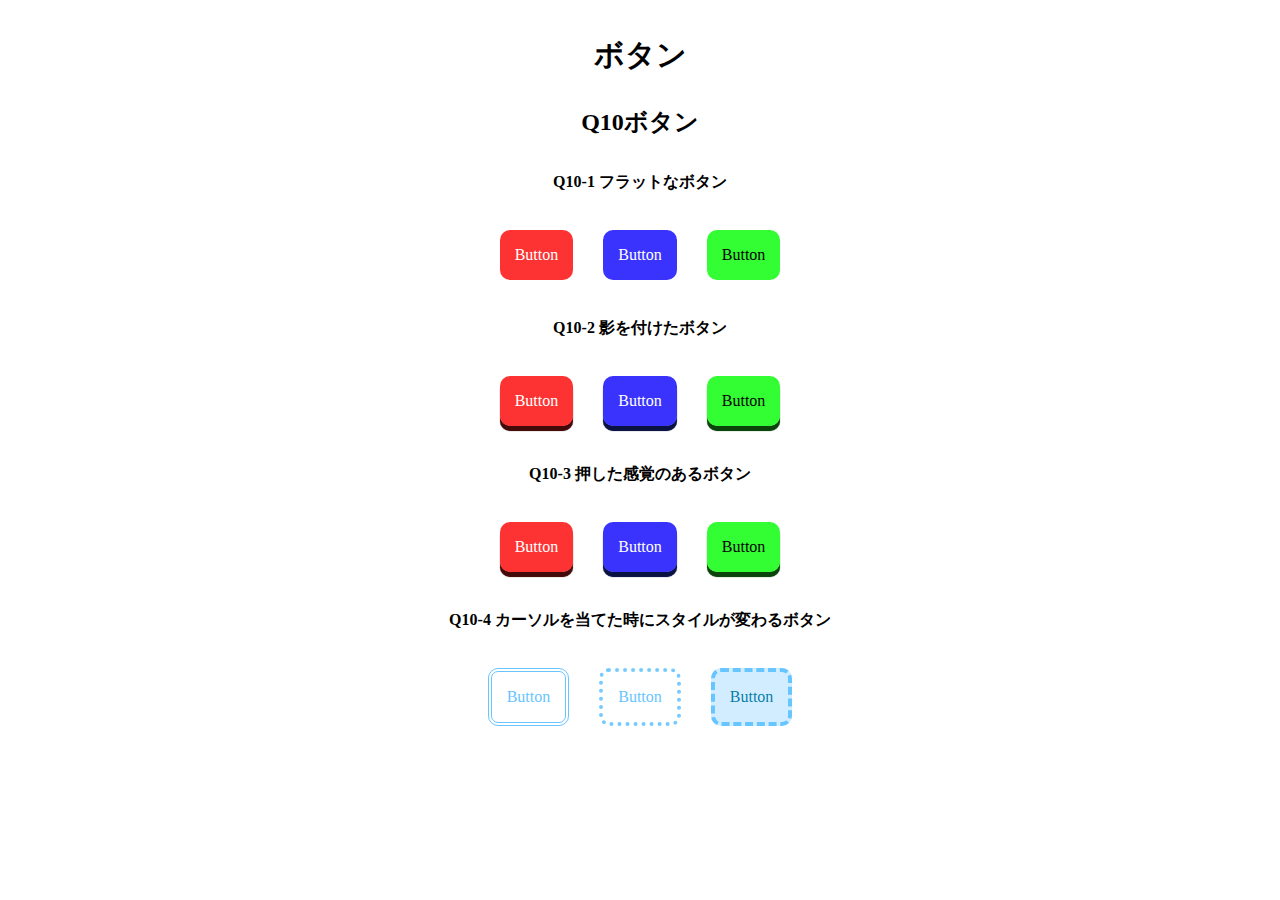
<file: q10/answer/index.html>
<!DOCTYPE html>
<html lang="ja">

<head>
  <meta charset="UTF-8">
  <meta name="viewport" content="width=device-width, initial-scale=1.0">
  <link rel="stylesheet" href="./css/reset.css">
  <link rel="stylesheet" href="./css/base.css">
  <link rel="stylesheet" href="./css/style.css">
  <title>LayoutParts-Q3</title>
</head>

<body>
  <h1 class="title">ボタン</h1>
  <h2 class="sub--title">Q10ボタン</h2>
  <div class="wrapper">
    <h3 class="question--title">Q10-1 フラットなボタン</h3>
    <div class="flex--center">
      <div class="btn btn--red">Button</div>
      <div class="btn btn--blue">Button</div>
      <div class="btn btn--green">Button</div>
    </div>
    <h3 class="question--title">Q10-2 影を付けたボタン</h3>
    <div class="flex--center">
      <div class="btn shadow--red">Button</div>
      <div class="btn shadow--blue">Button</div>
      <div class="btn shadow--green">Button</div>
    </div>
    <h3 class="question--title">Q10-3 押した感覚のあるボタン</h3>
    <div class="flex--center">
      <div class="btn active--red">Button</div>
      <div class="btn active--blue">Button</div>
      <div class="btn active--green">Button</div>
    </div>
    <h3 class="question--title">Q10-4 カーソルを当てた時にスタイルが変わるボタン</h3>
    <div class="flex--center">
      <div class="btn double--btn">Button</div>
      <div class="btn dotted--btn">Button</div>
      <div class="btn back--btn">Button</div>
    </div>
  </div>
</body>

</html>
</file>
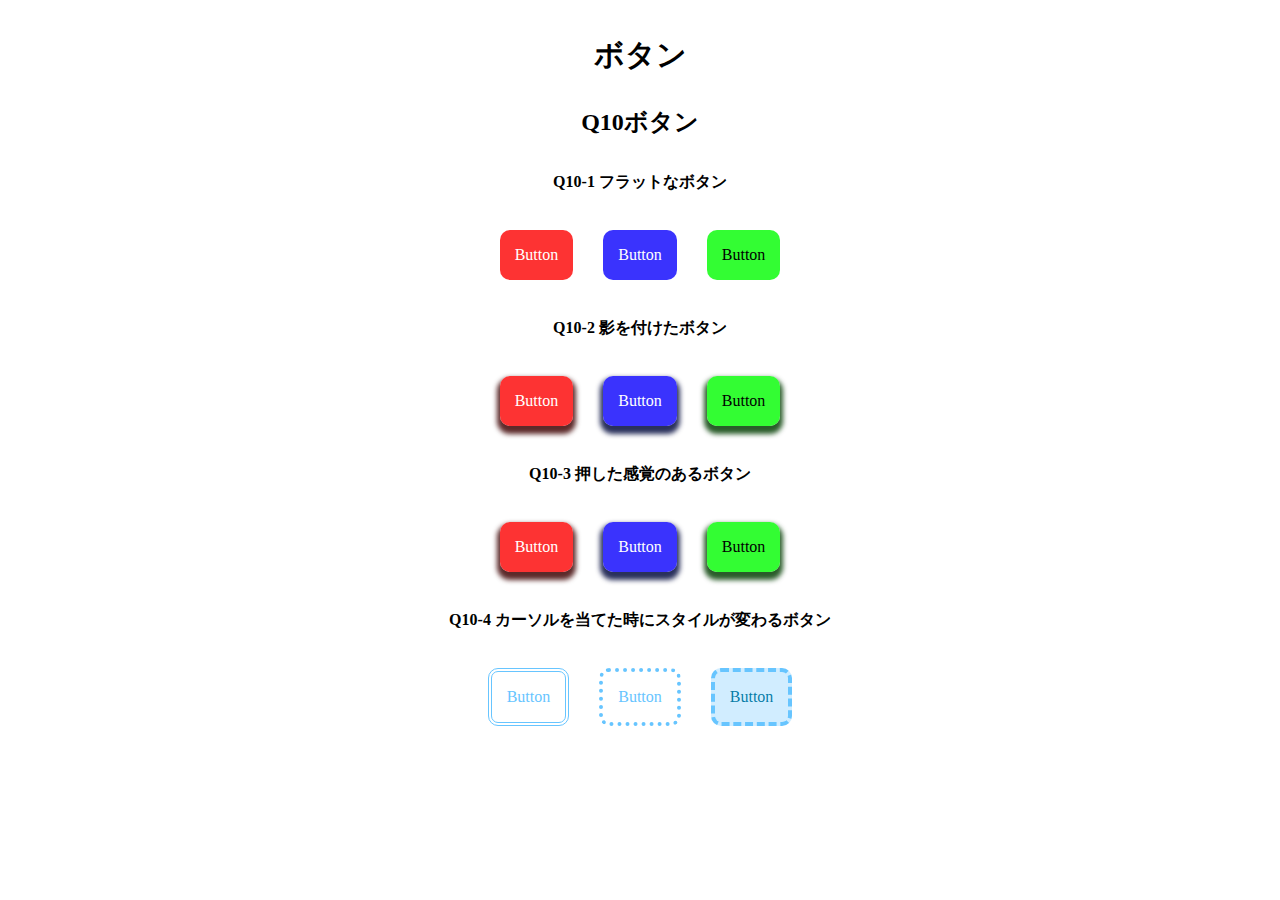
<file: q10/q10/index.html>
<!DOCTYPE html>
<html lang="ja">

  <head>
    <meta charset="UTF-8">
    <meta name="viewport" content="width=device-width, initial-scale=1.0">
    <link rel="stylesheet" href="./css/reset.css">
    <link rel="stylesheet" href="./css/base.css">
    <link rel="stylesheet" href="./css/style.css">
    <title>LayoutParts-Q3</title>
  </head>

  <body>
    <h1 class="title">ボタン</h1>
    <h2 class="sub--title">Q10ボタン</h2>
    <div class="wrapper">
      <h3 class="question--title">Q10-1 フラットなボタン</h3>
      <!-- Q10-1ここから -->
      <div class="flexitem">
        <div class="btn red-button">Button</div>
        <div class="btn blue-button">Button</div>
        <div class="btn green-button">Button</div>
      </div>
      <!-- Q10-1ここまで -->
      <h3 class="question--title">Q10-2 影を付けたボタン</h3>
      <!-- Q10-2ここから -->
      <div class="flexitem">
        <div class="btn red-button red-shadow">Button</div>
        <div class="btn blue-button blue-shadow">Button</div>
        <div class="btn green-button green-shadow">Button</div>
      </div>
      <!-- Q10-2ここまで -->
      <h3 class="question--title">Q10-3 押した感覚のあるボタン</h3>
      <!-- Q10-3ここから -->
      <div class="flexitem">
        <div class="btn red-button red-shadow">Button</div>
        <div class="btn blue-button blue-shadow">Button</div>
        <div class="btn green-button green-shadow">Button</div>
      </div>
      <!-- Q10-3ここまで -->
      <h3 class="question--title">Q10-4 カーソルを当てた時にスタイルが変わるボタン</h3>
      <!-- Q10-4ここから -->
      <div class="flexitem">
        <div class="btn btn-design1">Button</div>
        <div class="btn btn-design2">Button</div>
        <div class="btn btn-design3">Button</div>
      </div>
      <!-- Q10-4ここまで -->
    </div>
  </body>

</html>
</file>
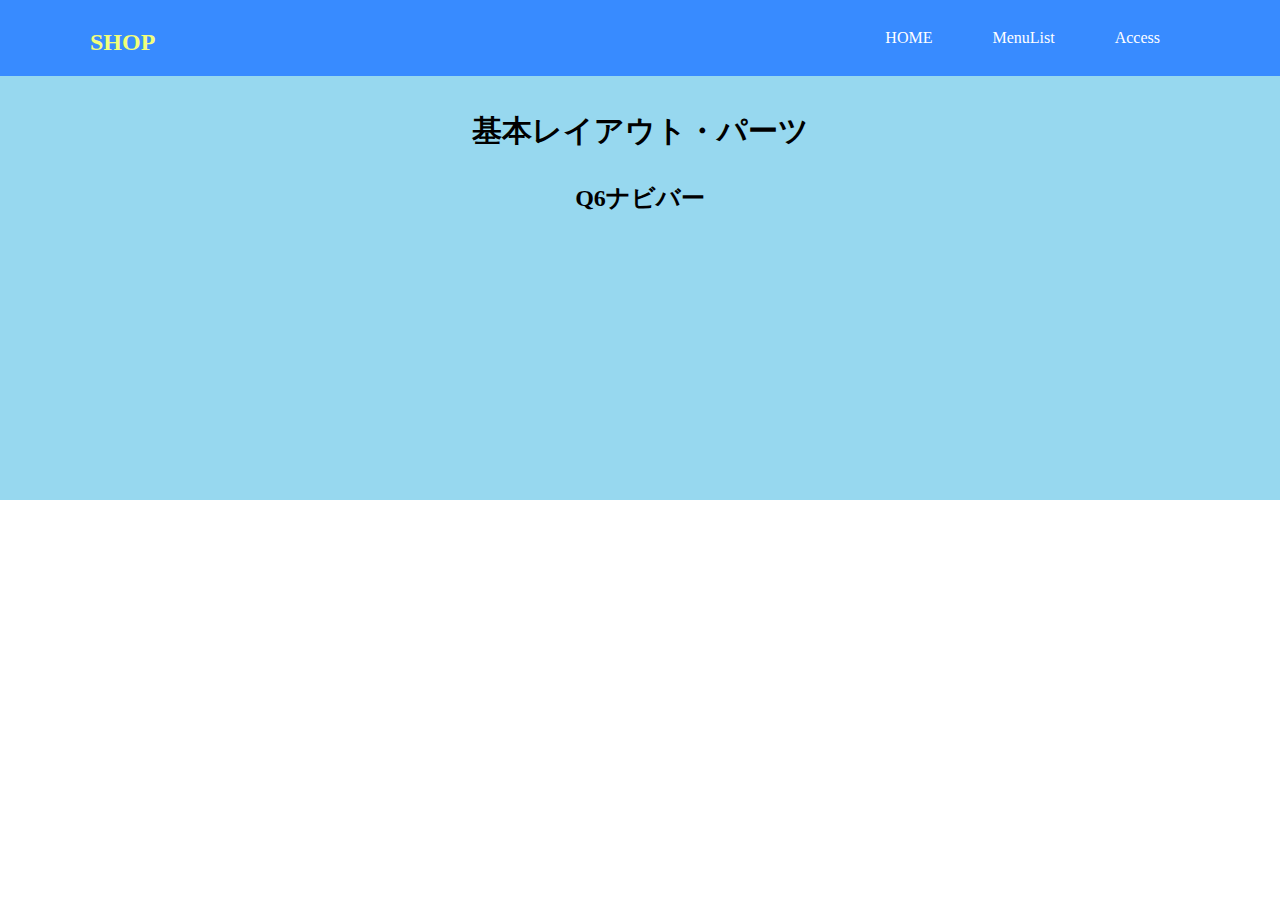
<file: q6/answer/index.html>
<!DOCTYPE html>
<html lang="ja">

<head>
  <meta charset="UTF-8">
  <meta name="viewport" content="width=device-width, initial-scale=1.0">
  <link rel="stylesheet" href="./css/reset.css">
  <link rel="stylesheet" href="./css/base.css">
  <link rel="stylesheet" href="./css/style.css">
  <title>LayoutParts-Q3</title>
</head>

<body>
  <header class="header">
    <div class="inner d--flex">
      <div class="logo">
        <a href="#">SHOP</a>
      </div>
      <div class="menu">
        <nav>
          <ul class="nav d--flex">
            <li>
              <a href="#">HOME</a>
            </li>
            <li>
              <a href="#">MenuList</a>
            </li>
            <li>
              <a href="#">Access</a>
            </li>
          </ul>
        </nav>
      </div>
    </div>
  </header>
  <main>
    <div class="wrapper">
      <h1 class="title">基本レイアウト・パーツ</h1>
      <h2 class="sub--title">Q6ナビバー</h2>
    </div>
  </main>
</body>

</html>
</file>
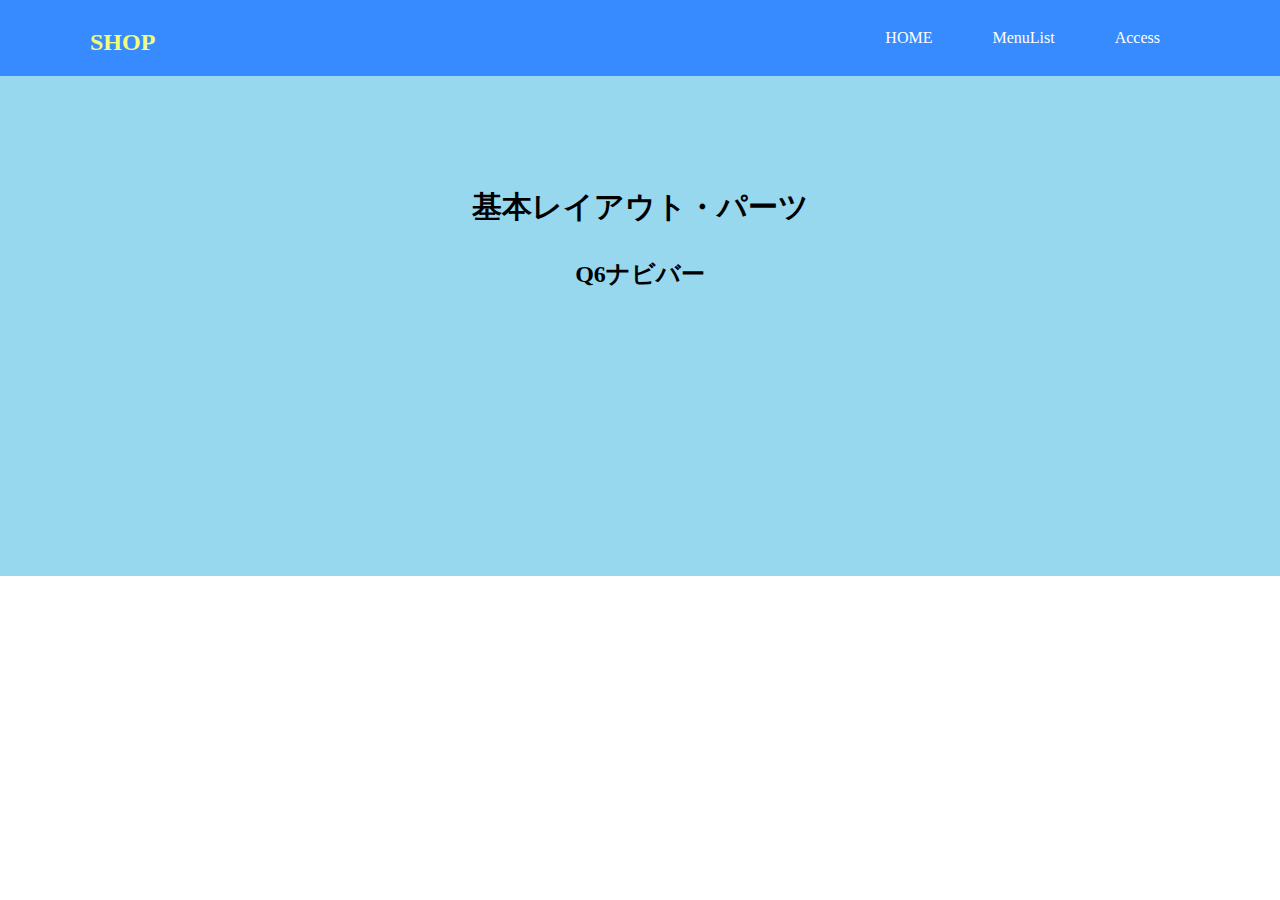
<file: q6/q6/index.html>
<!DOCTYPE html>
<html lang="ja">

  <head>
    <meta charset="UTF-8">
    <meta name="viewport" content="width=device-width, initial-scale=1.0">
    <link rel="stylesheet" href="./css/reset.css">
    <link rel="stylesheet" href="./css/base.css">
    <link rel="stylesheet" href="./css/style.css">
    <title>LayoutParts-Q3</title>
  </head>

  <body>
    <!-- Q6回答はここから -->
    <header>
      <div class="header_content">
        <div class="logo"><a href="#">SHOP</a></div>
        <nav class="navbar">
          <ul>
            <li>
              <a href="#">HOME</a>
            </li>
            <li>
              <a href="#">MenuList</a>
            </li>
            <li>
              <a href="#">Access</a>
            </li>
          </ul>
        </nav>
      </div>
    </header>
    <!-- Q6回答はここまで -->
    <main>
      <div class="wrapper">
        <h1 class="title">基本レイアウト・パーツ</h1>
        <h2 class="sub--title">Q6ナビバー</h2>
      </div>
    </main>
  </body>

</html>
</file>
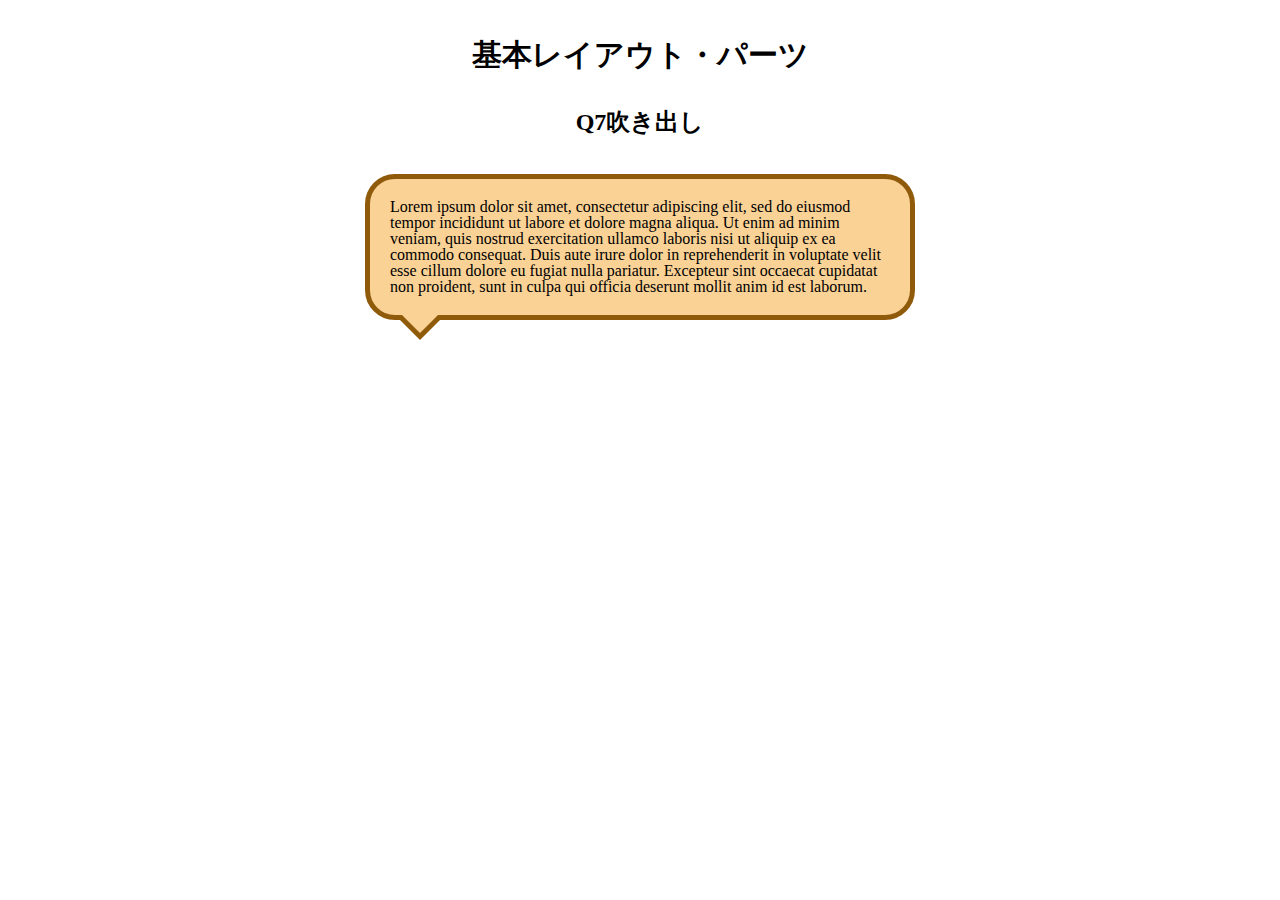
<file: q7/answer/index.html>
<!DOCTYPE html>
<html lang="ja">

<head>
  <meta charset="UTF-8">
  <meta name="viewport" content="width=device-width, initial-scale=1.0">
  <link rel="stylesheet" href="./css/reset.css">
  <link rel="stylesheet" href="./css/base.css">
  <link rel="stylesheet" href="./css/style.css">
  <title>LayoutParts-Q3</title>
</head>

<body>
  <div class="wrapper">
    <h1 class="title">基本レイアウト・パーツ</h1>
    <h2 class="sub--title">Q7吹き出し</h2>
    <div class="blowing--box">
      <p>Lorem ipsum dolor sit amet, consectetur adipiscing elit, sed do eiusmod tempor incididunt
        ut labore et dolore magna
        aliqua. Ut enim ad minim veniam, quis nostrud exercitation ullamco laboris nisi ut aliquip ex ea commodo
        consequat. Duis
        aute irure dolor in reprehenderit in voluptate velit esse cillum dolore eu fugiat nulla pariatur. Excepteur sint
        occaecat cupidatat non proident, sunt in culpa qui officia deserunt mollit anim id est laborum.</p>
    </div>
  </div>
</body>

</html>
</file>
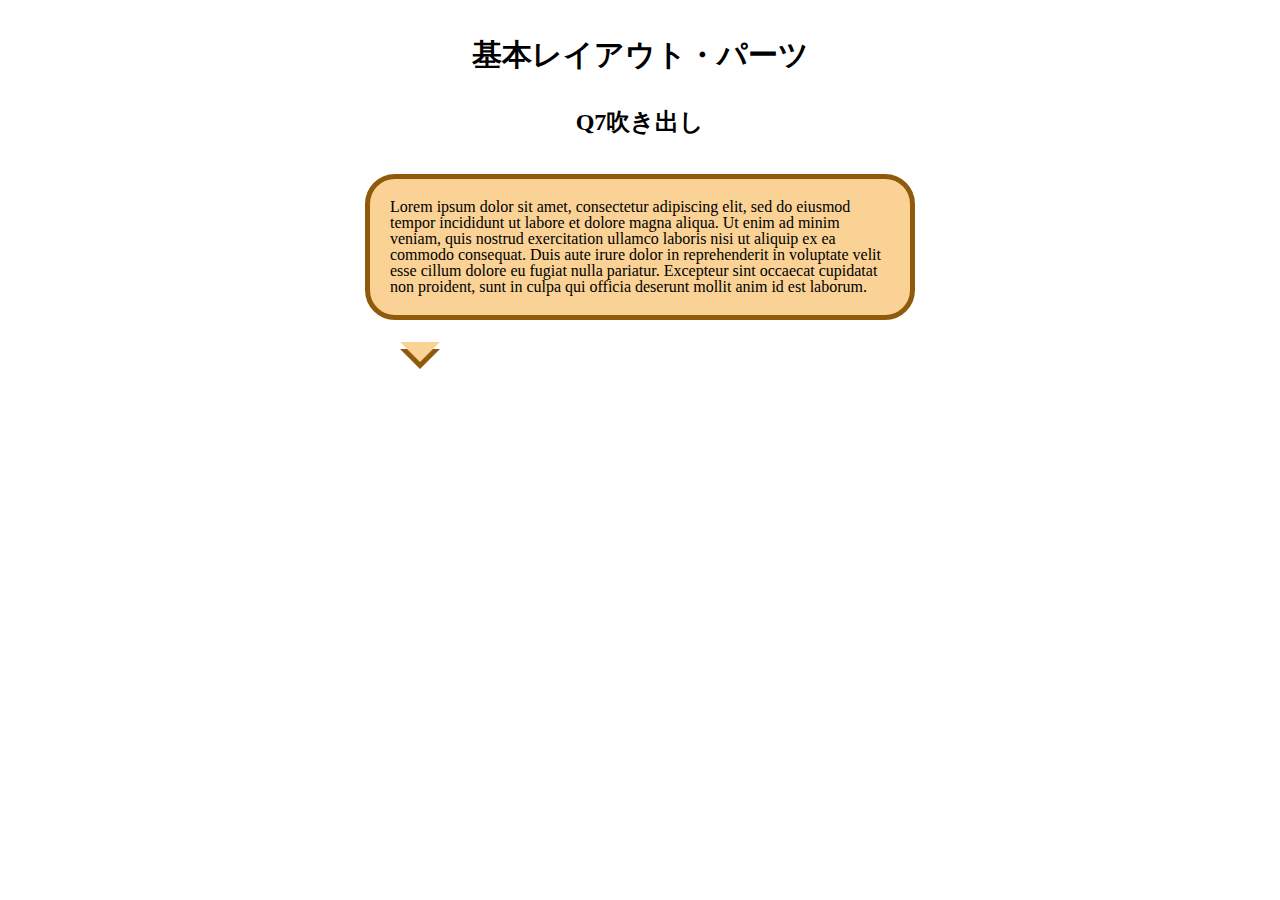
<file: q7/q7/index.html>
<!DOCTYPE html>
<html lang="ja">

  <head>
    <meta charset="UTF-8">
    <meta name="viewport" content="width=device-width, initial-scale=1.0">
    <link rel="stylesheet" href="./css/reset.css">
    <link rel="stylesheet" href="./css/base.css">
    <link rel="stylesheet" href="./css/style.css">
    <title>LayoutParts-Q3</title>
  </head>

  <body>
    <div class="wrapper">
      <h1 class="title">基本レイアウト・パーツ</h1>
      <h2 class="sub--title">Q7吹き出し</h2>
      <!-- 吹き出しの中のテキストはこちらを使ってください -->
      <!-- Lorem ipsum dolor sit amet, consectetur adipiscing elit, sed do eiusmod tempor incididunt
    ut labore et dolore magna
    aliqua. Ut enim ad minim veniam, quis nostrud exercitation ullamco laboris nisi ut aliquip ex ea commodo
    consequat. Duis
    aute irure dolor in reprehenderit in voluptate velit esse cillum dolore eu fugiat nulla pariatur. Excepteur sint
    occaecat cupidatat non proident, sunt in culpa qui officia deserunt mollit anim id est laborum. -->
      <!-- Q7回答はここから -->
      <div class="text-box">
        <p>Lorem ipsum dolor sit amet, consectetur adipiscing elit, sed do eiusmod tempor incididunt
          ut labore et dolore magna
          aliqua. Ut enim ad minim veniam, quis nostrud exercitation ullamco laboris nisi ut aliquip ex ea commodo
          consequat. Duis
          aute irure dolor in reprehenderit in voluptate velit esse cillum dolore eu fugiat nulla pariatur. Excepteur
          sint
          occaecat cupidatat non proident, sunt in culpa qui officia deserunt mollit anim id est laborum.</p>
      </div>
      <!-- Q7回答はここまで -->
    </div>
  </body>

</html>
</file>
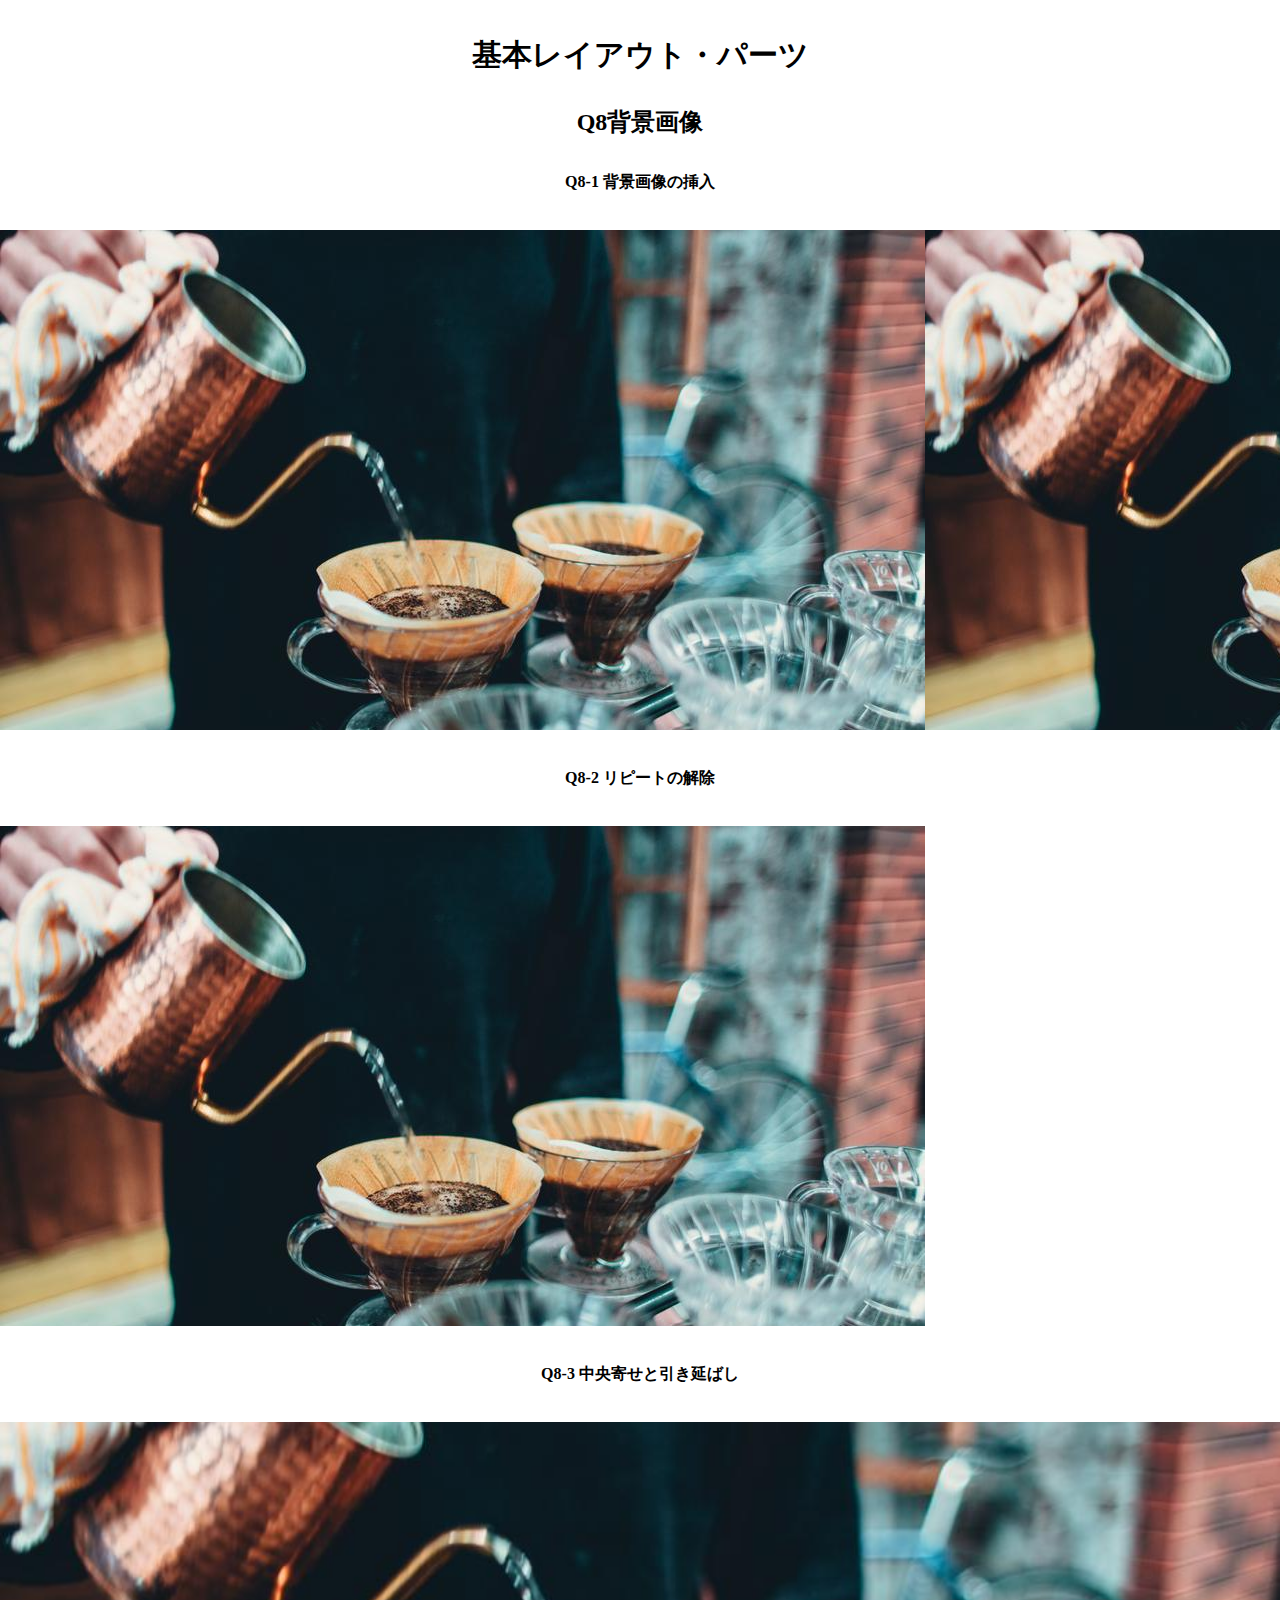
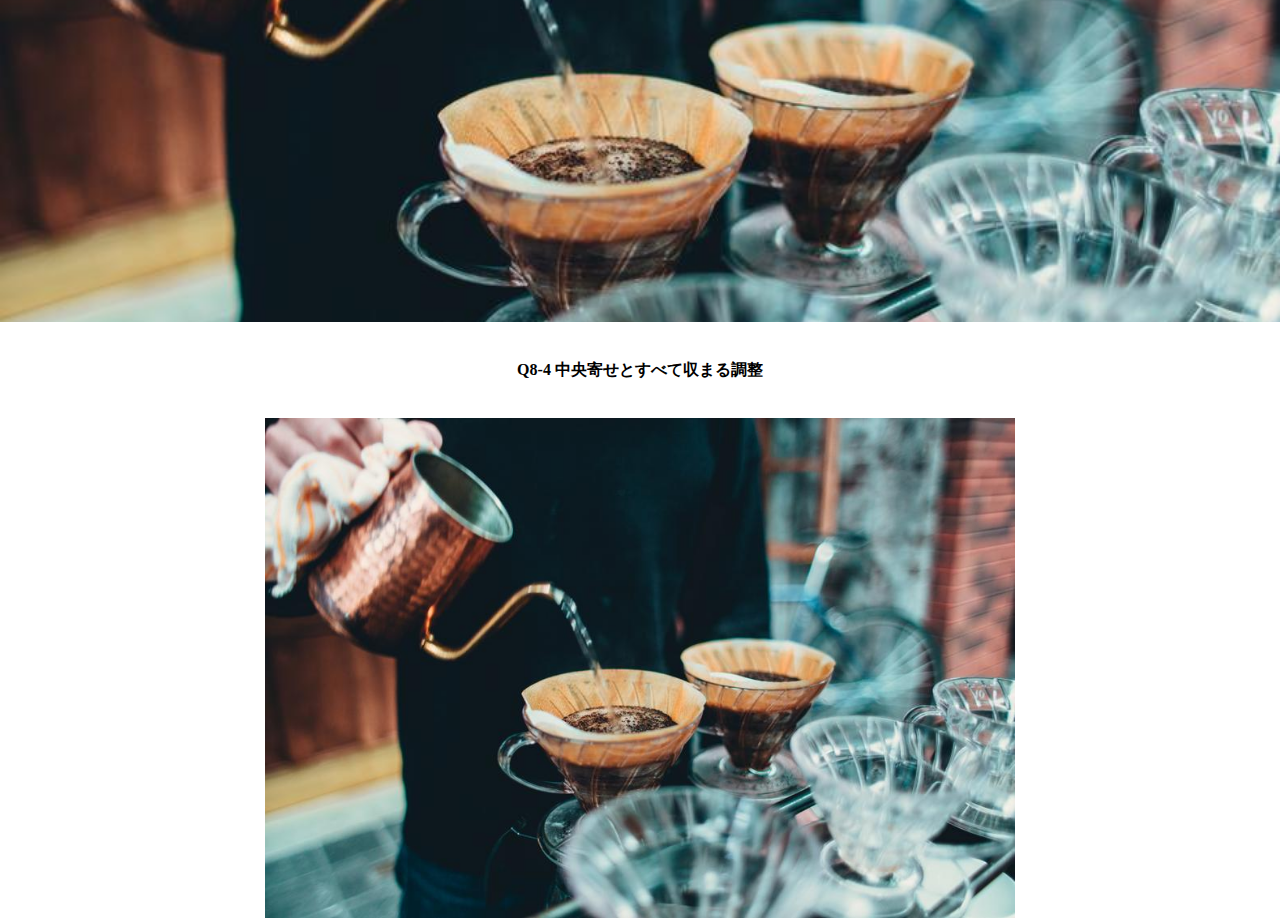
<file: q8/answer/index.html>
<!DOCTYPE html>
<html lang="ja">

<head>
  <meta charset="UTF-8">
  <meta name="viewport" content="width=device-width, initial-scale=1.0">
  <link rel="stylesheet" href="./css/reset.css">
  <link rel="stylesheet" href="./css/base.css">
  <link rel="stylesheet" href="./css/style.css">
  <title>LayoutParts-Q3</title>
</head>

<body>
  <h1 class="title">基本レイアウト・パーツ</h1>
  <h2 class="sub--title">Q8背景画像</h2>
  <h3 class="question--title">Q8-1 背景画像の挿入</h3>
  <div class="back--img">
    <div class="content">
    </div>
  </div>
  <h3 class="question--title">Q8-2 リピートの解除</h3>
  <div class="back--img--repeat">
    <div class="content">
    </div>
  </div>
  <h3 class="question--title">Q8-3 中央寄せと引き延ばし</h3>
  <div class="back--img--cover">
    <div class="content">
    </div>
  </div>
  <h3 class="question--title">Q8-4 中央寄せとすべて収まる調整</h3>
  <div class="back--img--contain">
    <div class="content"></div>
  </div>
</body>

</html>
</file>
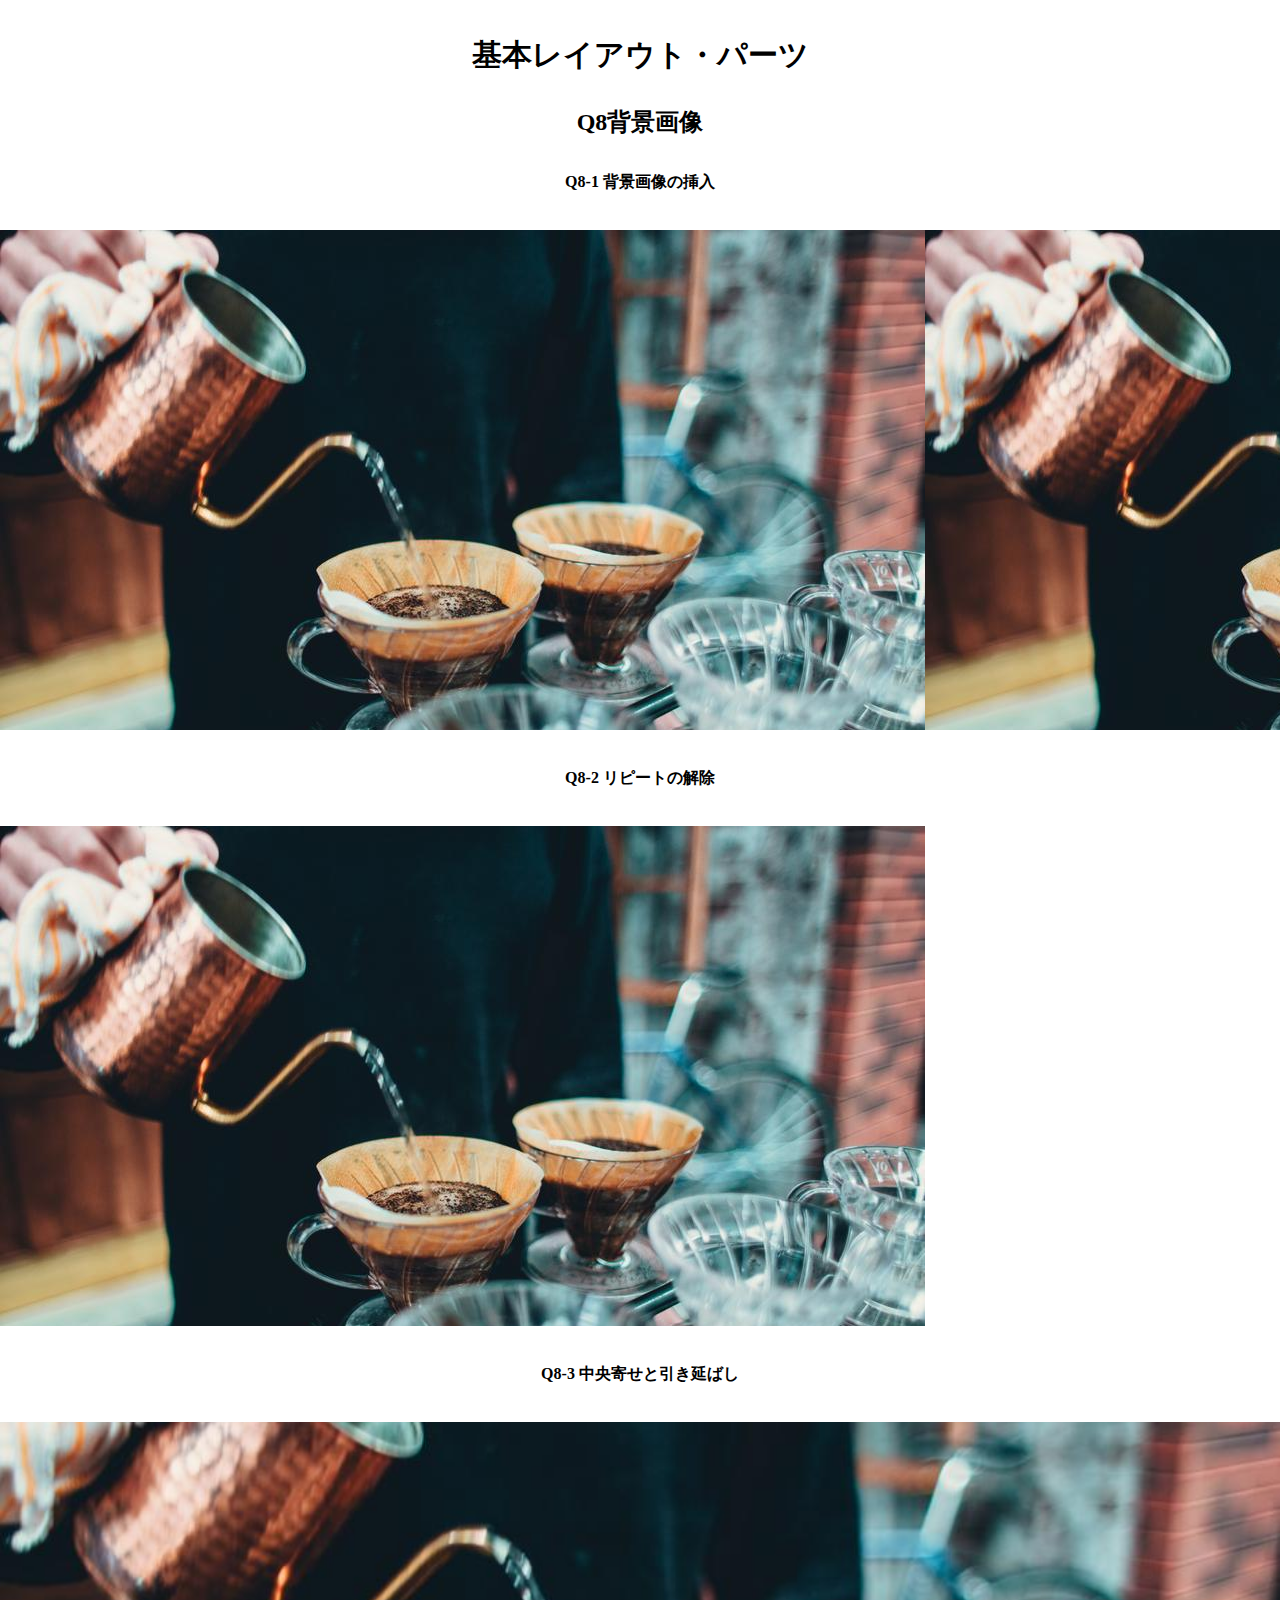
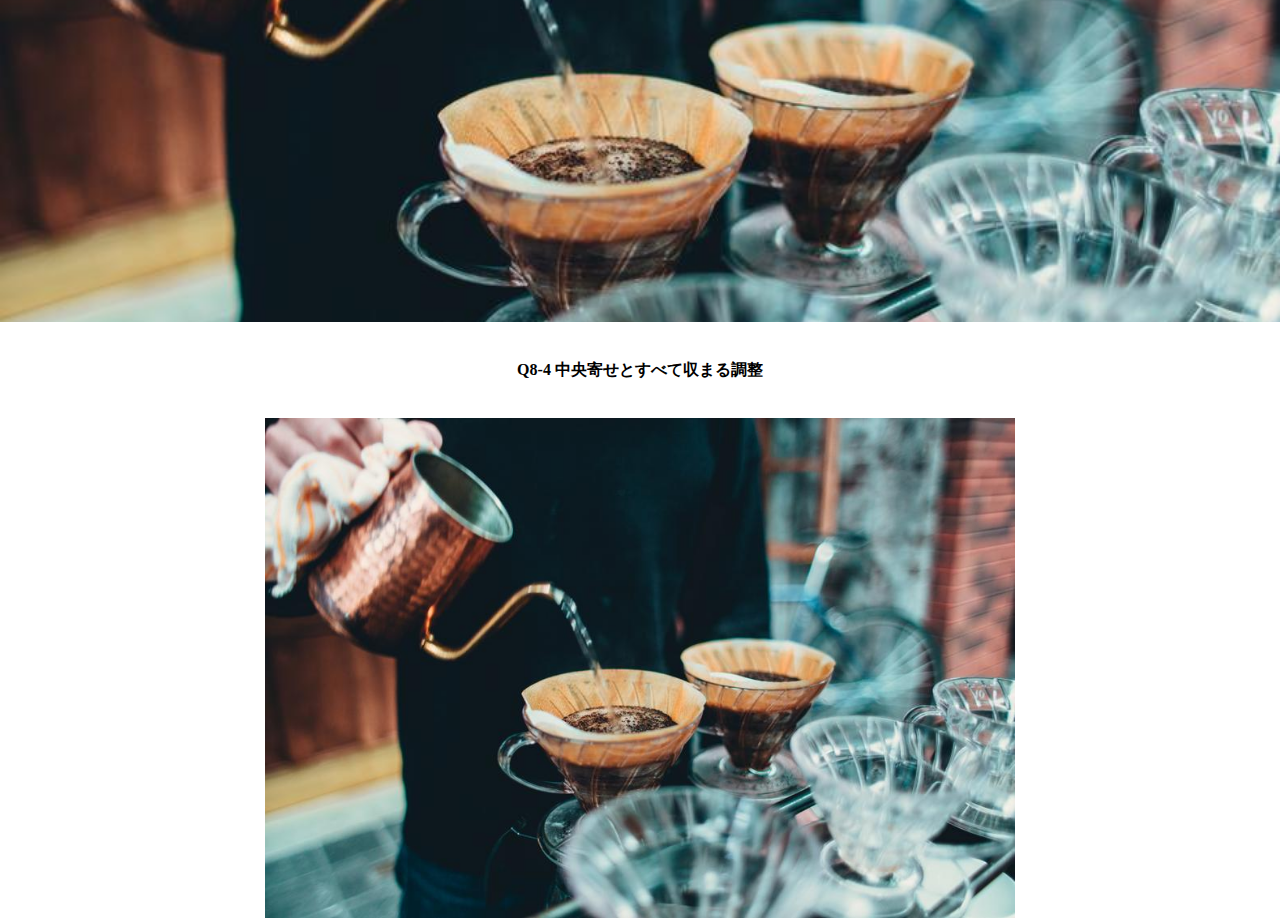
<file: q8/q8/index.html>
<!DOCTYPE html>
<html lang="ja">

  <head>
    <meta charset="UTF-8">
    <meta name="viewport" content="width=device-width, initial-scale=1.0">
    <link rel="stylesheet" href="./css/reset.css">
    <link rel="stylesheet" href="./css/base.css">
    <link rel="stylesheet" href="./css/style.css">
    <title>LayoutParts-Q3</title>
  </head>

  <body>
    <h1 class="title">基本レイアウト・パーツ</h1>
    <h2 class="sub--title">Q8背景画像</h2>
    <h3 class="question--title">Q8-1 背景画像の挿入</h3>
    <!-- Q8-1 背景画像の挿入 ここから -->
    <div class="bg-img-default">
      <div class="mainimage"></div>
    </div>
    <!-- Q8-1 背景画像の挿入 ここまで -->
    <h3 class="question--title">Q8-2 リピートの解除</h3>
    <!-- Q8-2 リピートの解除 ここから -->
    <div class="bg-img-norepeat">
      <div class="mainimage"></div>
    </div>    <!-- Q8-2 リピートの解除 ここまで -->
    <h3 class="question--title">Q8-3 中央寄せと引き延ばし</h3>
    <!-- Q8-3 中央寄せと引き延ばし ここから-->
    <div class="bg-img-center">
      <div class="mainimage"></div>
    </div>
    <!-- Q8-3 中央寄せと引き延ばし ここまで-->
    <h3 class="question--title">Q8-4 中央寄せとすべて収まる調整</h3>
    <!-- Q8-4 中央寄せとすべて収まる調整 ここから-->
    <div class="bg-img-full">
      <div class="mainimage"></div>
    </div>
    <!-- Q8-4 中央寄せとすべて収まる調整 ここまで-->
  </body>

</html>
</file>
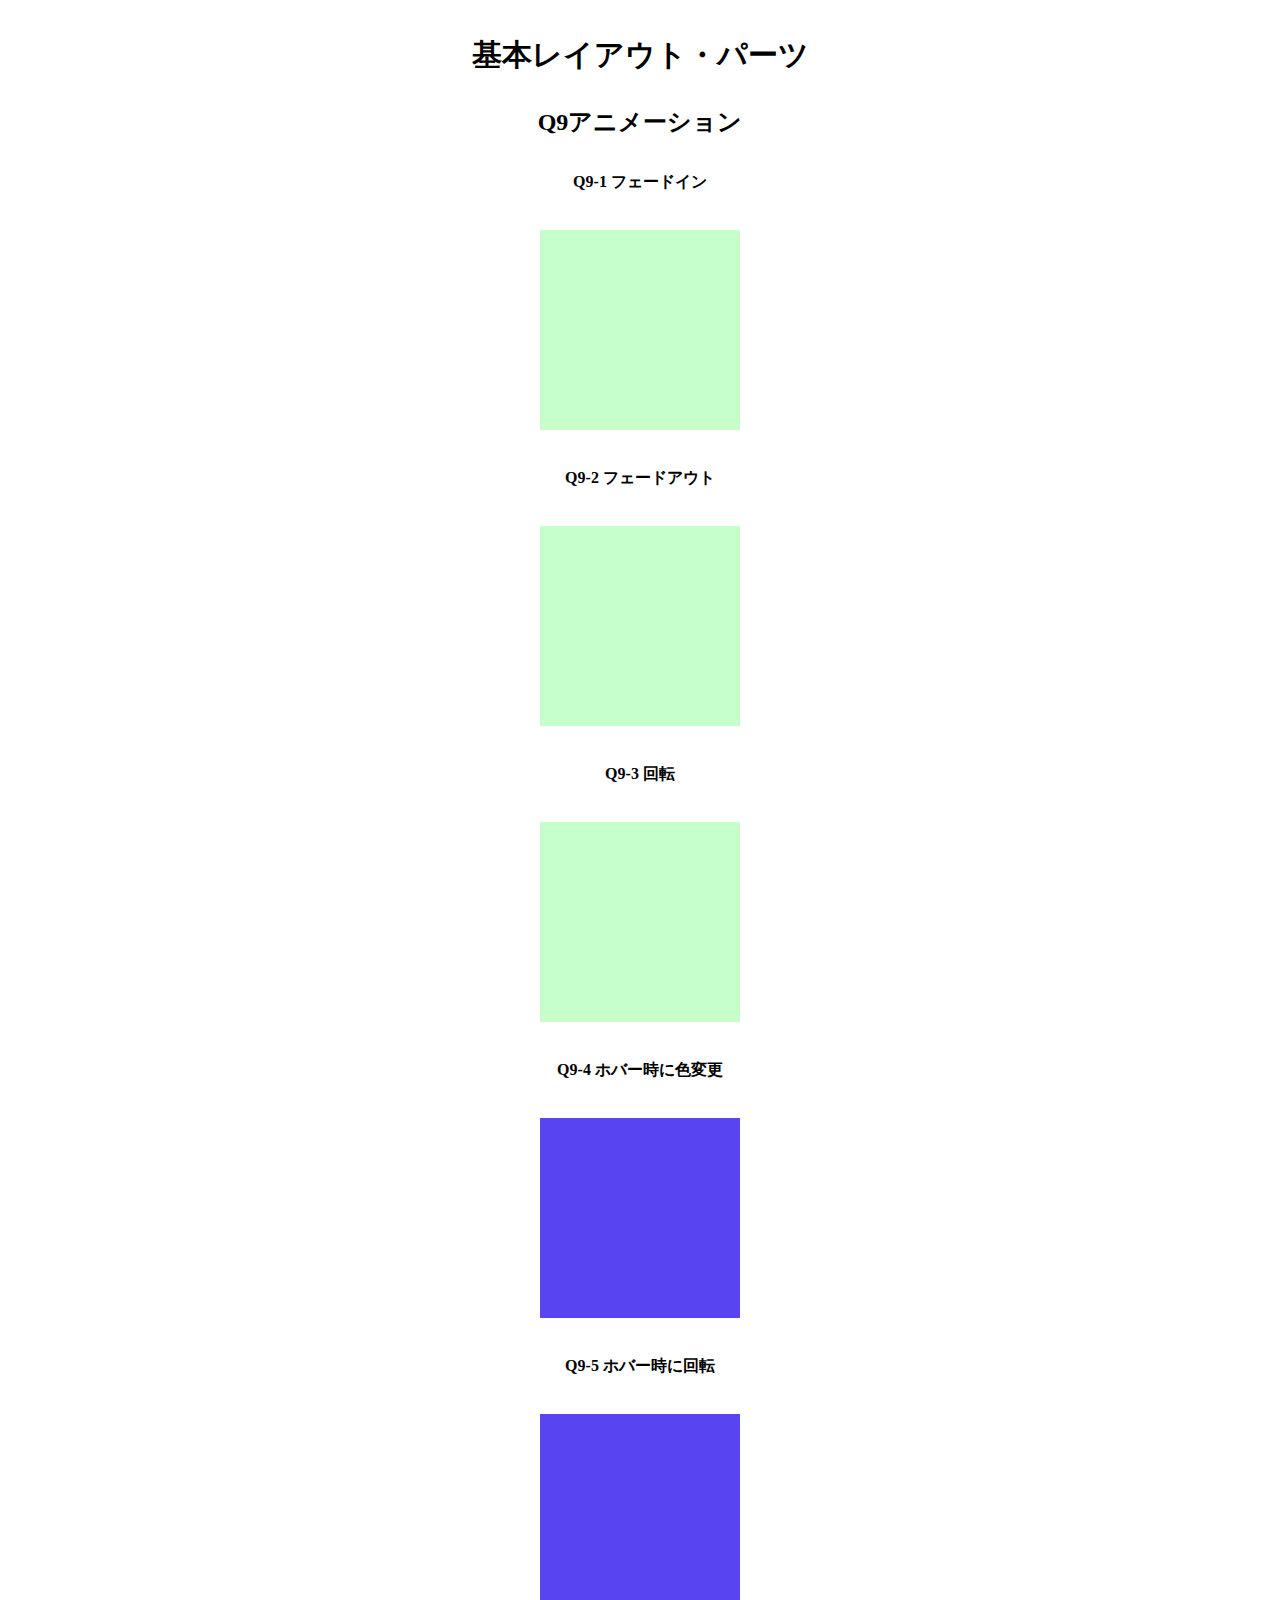
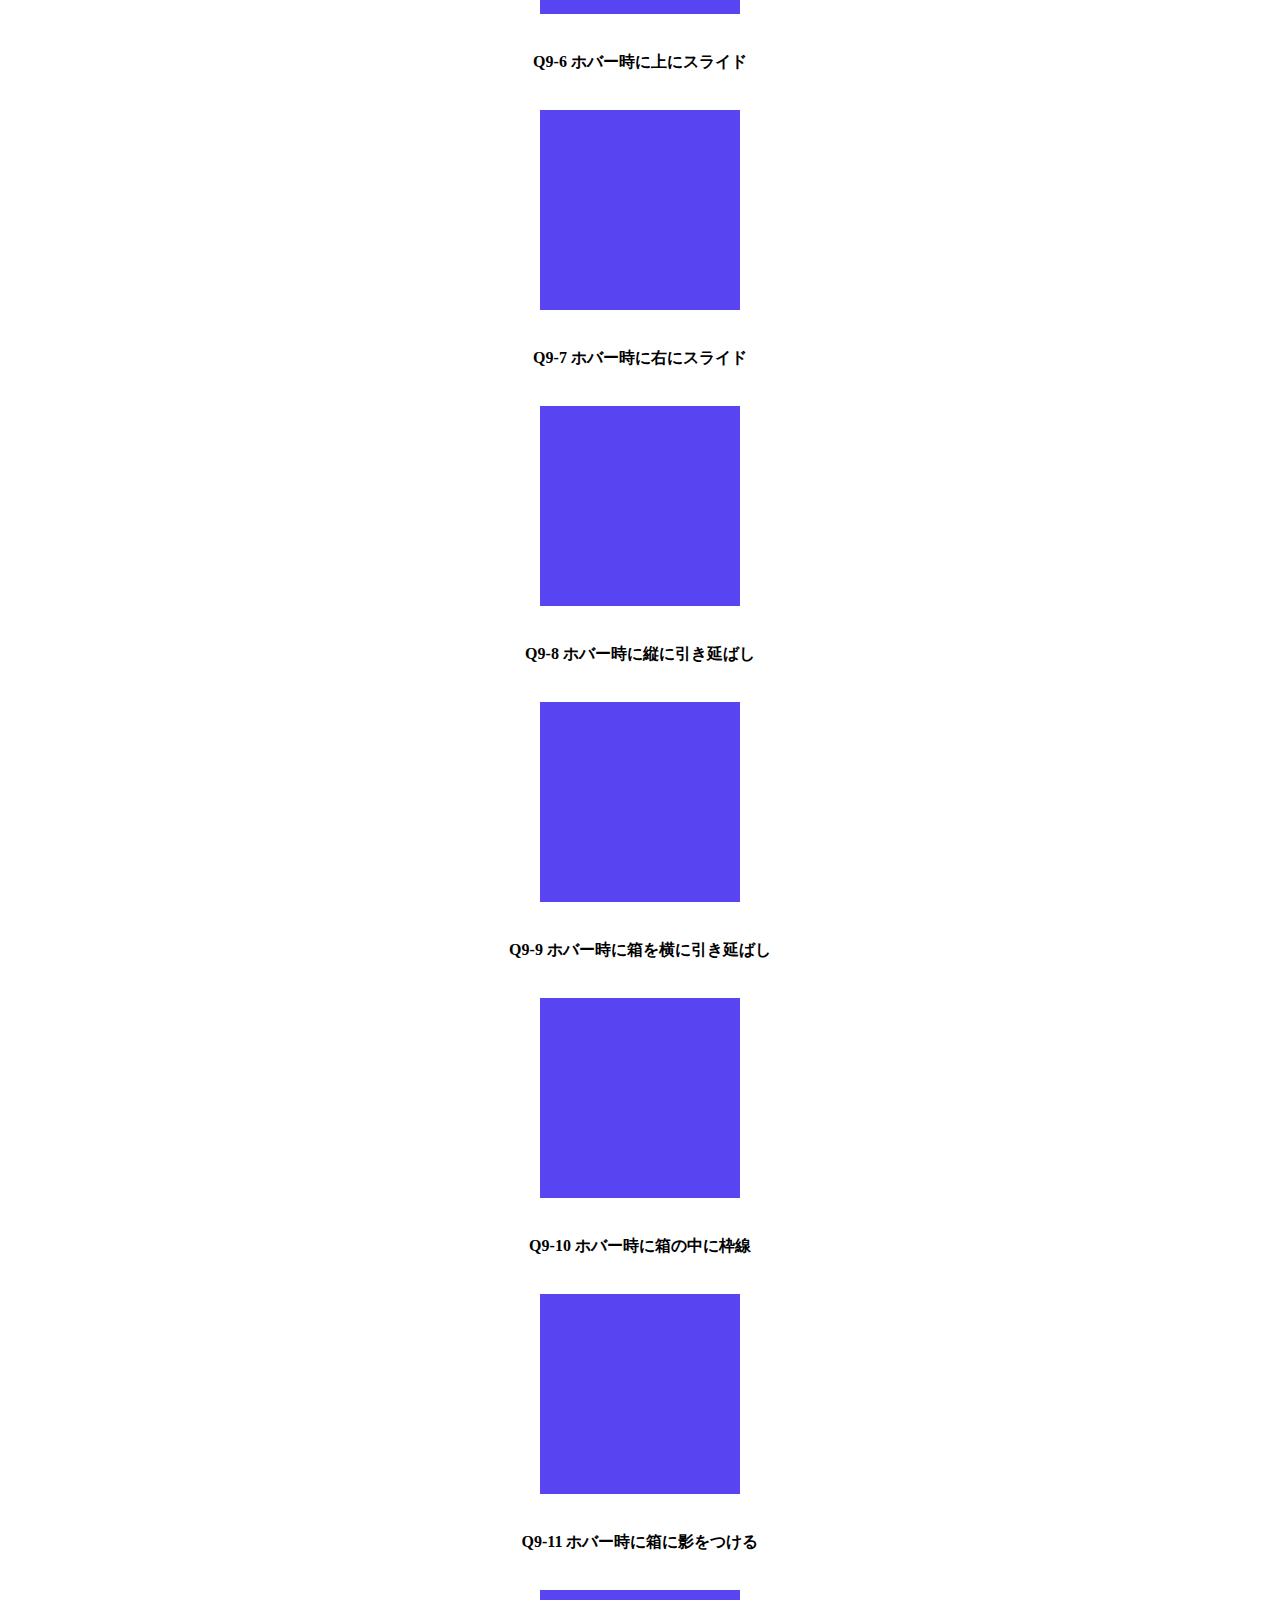
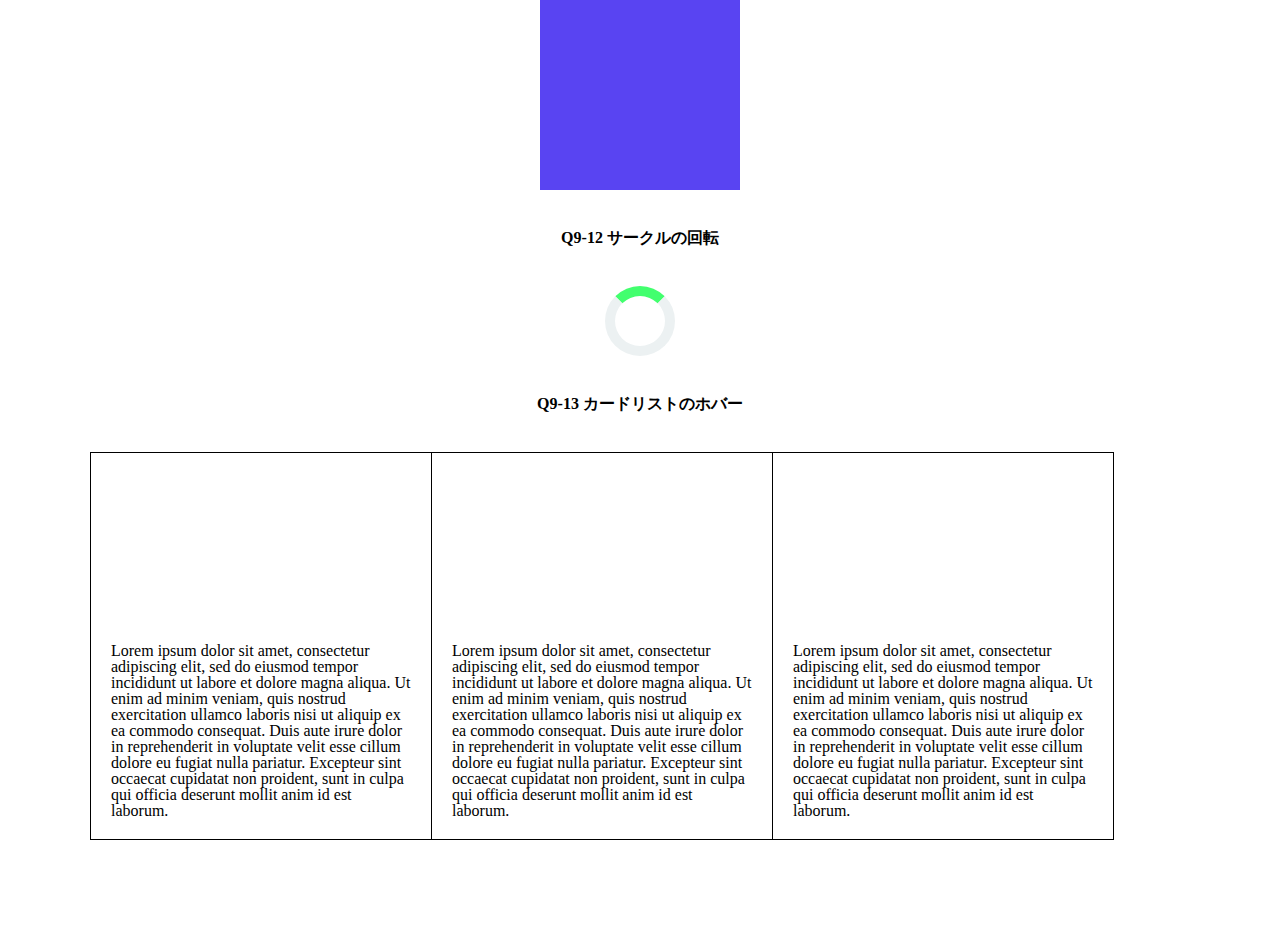
<file: q9/answer/index.html>
<!DOCTYPE html>
<html lang="ja">

<head>
  <meta charset="UTF-8">
  <meta name="viewport" content="width=device-width, initial-scale=1.0">
  <link rel="stylesheet" href="./css/reset.css">
  <link rel="stylesheet" href="./css/base.css">
  <link rel="stylesheet" href="./css/style.css">
  <title>LayoutParts-Q3</title>
</head>

<body>
  <h1 class="title">基本レイアウト・パーツ</h1>
  <h2 class="sub--title">Q9アニメーション</h2>
  <div class="wrapper">
    <section>
      <h3 class="question--title">Q9-1 フェードイン</h3>
      <div class="green--box fade--in"></div>
      <h3 class="question--title">Q9-2 フェードアウト</h3>
      <div class="green--box fade--out"></div>
      <h3 class="question--title">Q9-3 回転</h3>
      <div class="green--box spin"></div>
    </section>
    <section>
      <h3 class="question--title">Q9-4 ホバー時に色変更</h3>
      <div class="blue--box hover--color"></div>
      <h3 class="question--title">Q9-5 ホバー時に回転</h3>
      <div class="blue--box spin--box"></div>
      <h3 class="question--title">Q9-6 ホバー時に上にスライド</h3>
      <div class="blue--box up--slide"></div>
      <h3 class="question--title">Q9-7 ホバー時に右にスライド</h3>
      <div class="blue--box right--slide"></div>
      <h3 class="question--title">Q9-8 ホバー時に縦に引き延ばし</h3>
      <div class="blue--box height--prolongation"></div>
      <h3 class="question--title">Q9-9 ホバー時に箱を横に引き延ばし</h3>
      <div class="blue--box width--prolongation"></div>
      <h3 class="question--title">Q9-10 ホバー時に箱の中に枠線</h3>
      <div class="blue--box hover--border"></div>
      <h3 class="question--title">Q9-11 ホバー時に箱に影をつける</h3>
      <div class="blue--box hover--shadow"></div>
    </section>
    <section>
      <h3 class="question--title">Q9-12 サークルの回転</h3>
      <div class="circle--spin"></div>
      <h3 class="question--title">Q9-13 カードリストのホバー</h3>
      <div class="check--sample">
        <ul class="card--list">
          <li class="card--item">
            <div class="icon"></div>
            <p>Lorem ipsum dolor sit amet, consectetur adipiscing elit, sed do eiusmod tempor incididunt
              ut labore et dolore magna
              aliqua. Ut enim ad minim veniam, quis nostrud exercitation ullamco laboris nisi ut aliquip ex ea commodo
              consequat. Duis
              aute irure dolor in reprehenderit in voluptate velit esse cillum dolore eu fugiat nulla pariatur.
              Excepteur
              sint
              occaecat cupidatat non proident, sunt in culpa qui officia deserunt mollit anim id est laborum.</p>
          </li>
          <li class="card--item">
            <div class="icon"></div>
            <p>Lorem ipsum dolor sit amet, consectetur adipiscing elit, sed do eiusmod tempor incididunt
              ut labore et dolore magna
              aliqua. Ut enim ad minim veniam, quis nostrud exercitation ullamco laboris nisi ut aliquip ex ea commodo
              consequat. Duis
              aute irure dolor in reprehenderit in voluptate velit esse cillum dolore eu fugiat nulla pariatur.
              Excepteur
              sint
              occaecat cupidatat non proident, sunt in culpa qui officia deserunt mollit anim id est laborum.</p>
          </li>
          <li class="card--item">
            <div class="icon"></div>
            <p>Lorem ipsum dolor sit amet, consectetur adipiscing elit, sed do eiusmod tempor incididunt
              ut labore et dolore magna
              aliqua. Ut enim ad minim veniam, quis nostrud exercitation ullamco laboris nisi ut aliquip ex ea commodo
              consequat. Duis
              aute irure dolor in reprehenderit in voluptate velit esse cillum dolore eu fugiat nulla pariatur.
              Excepteur
              sint
              occaecat cupidatat non proident, sunt in culpa qui officia deserunt mollit anim id est laborum.</p>
          </li>
        </ul>
      </div>
    </section>
  </div>
</body>

</html>
</file>
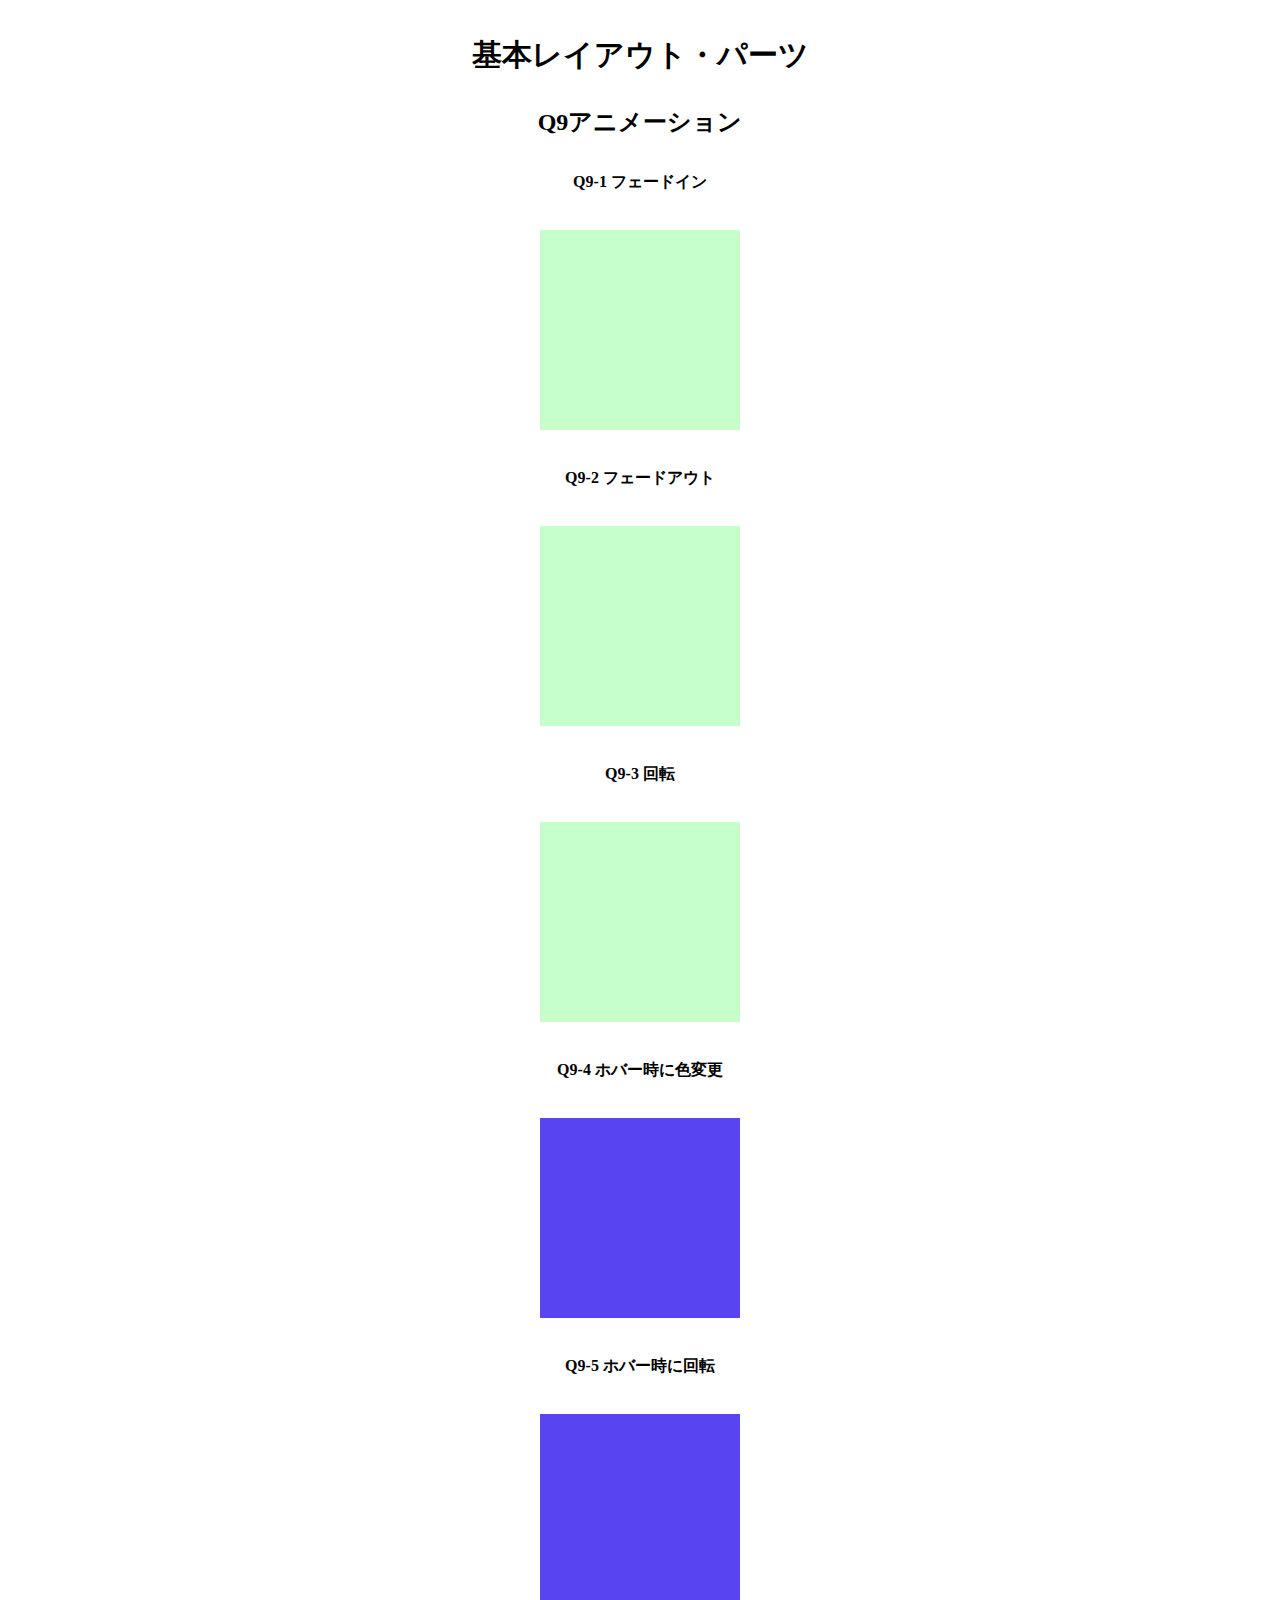
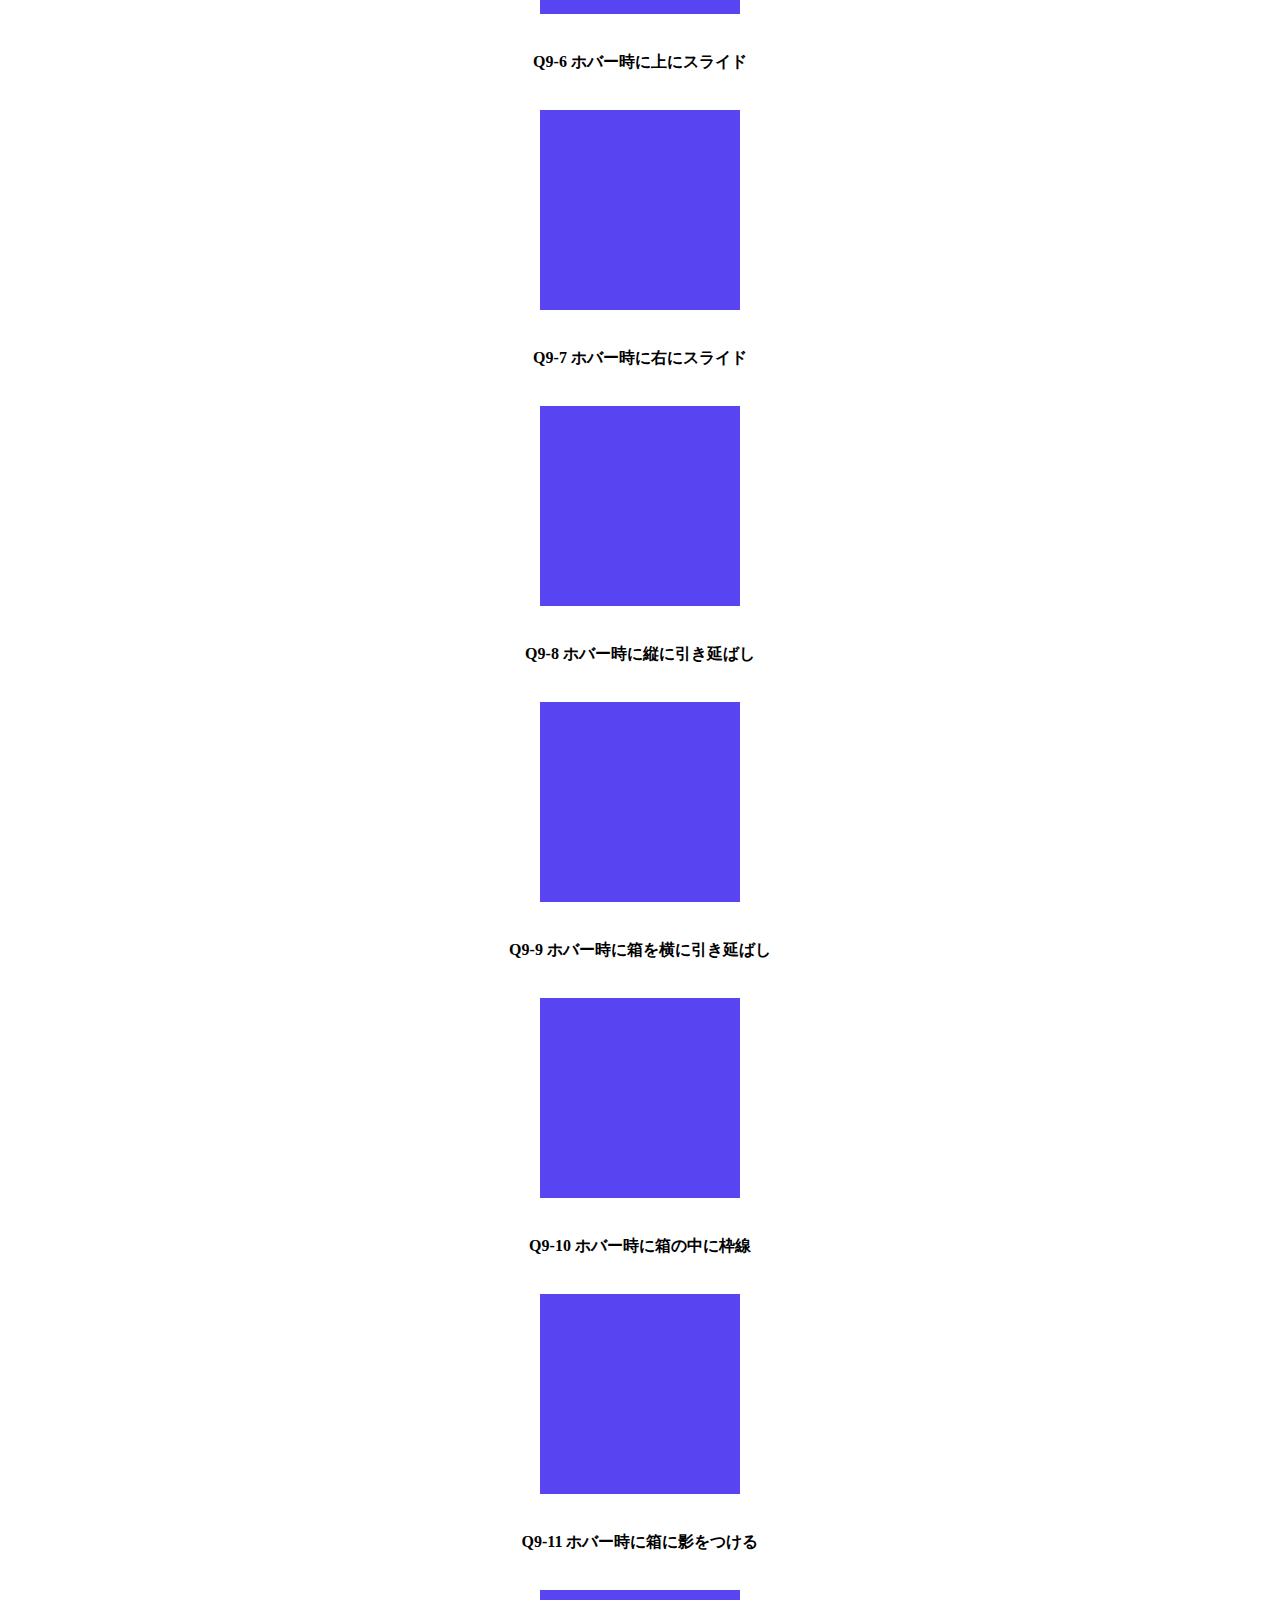
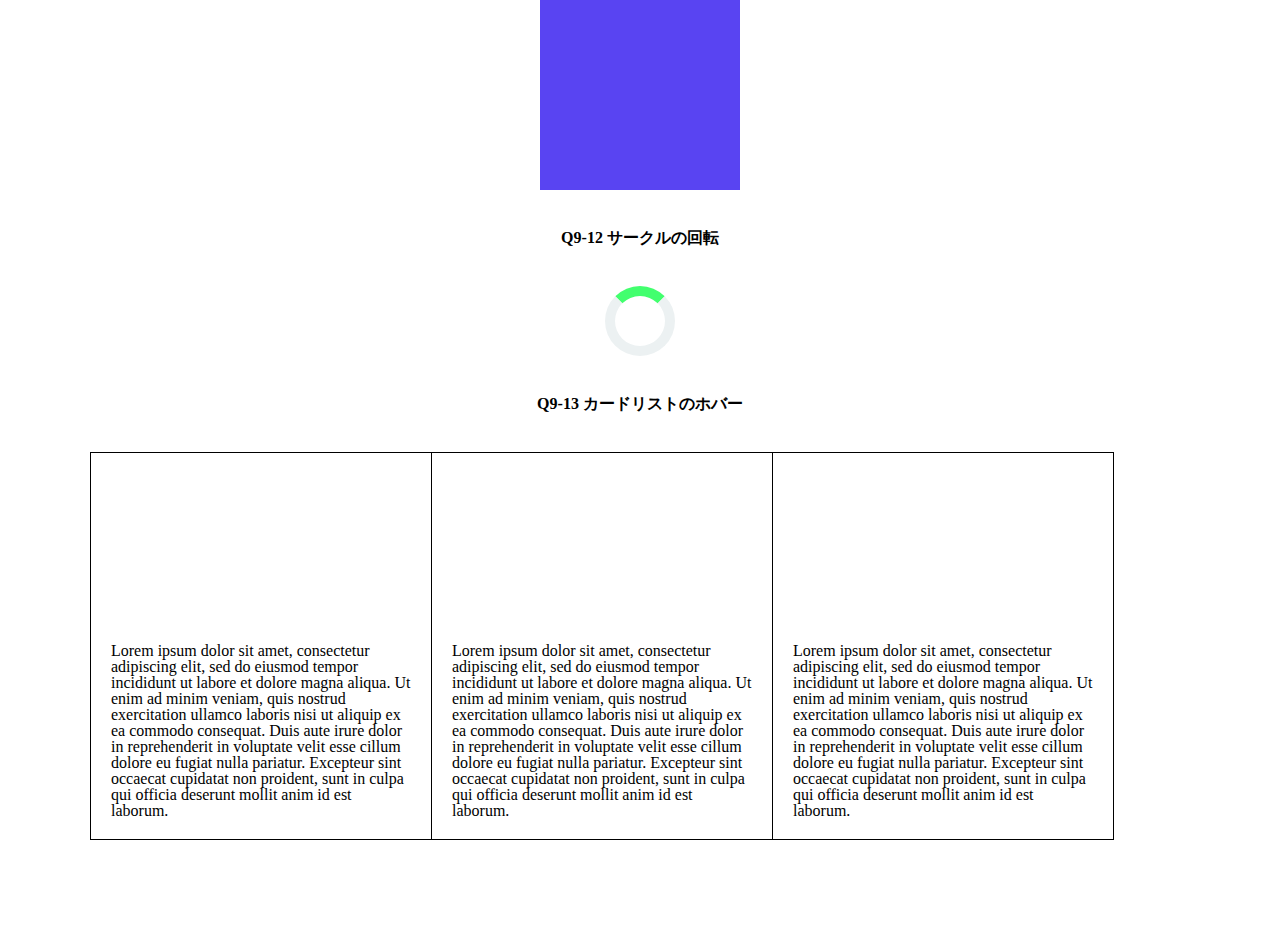
<file: q9/q9/index.html>
<!DOCTYPE html>
<html lang="ja">

  <head>
    <meta charset="UTF-8">
    <meta name="viewport" content="width=device-width, initial-scale=1.0">
    <link rel="stylesheet" href="./css/reset.css">
    <link rel="stylesheet" href="./css/base.css">
    <link rel="stylesheet" href="./css/style.css">
    <title>LayoutParts-Q3</title>
  </head>

  <body>
    <h1 class="title">基本レイアウト・パーツ</h1>
    <h2 class="sub--title">Q9アニメーション</h2>
    <div class="wrapper">
      <section>
        <h3 class="question--title">Q9-1 フェードイン</h3>
        <!-- Q9-1ここから -->
        <div class="green-square fade-in"></div>
        <!-- Q9-1ここまで -->
        <h3 class="question--title">Q9-2 フェードアウト</h3>
        <!-- Q9-2ここから -->
        <div class="green-square fade-out"></div>
        <!-- Q9-2ここまで -->
        <h3 class="question--title">Q9-3 回転</h3>
        <!-- Q9-3ここから -->
        <div class="green-square spin"></div>
        <!-- Q9-3ここまで -->
      </section>
      <section>
        <h3 class="question--title">Q9-4 ホバー時に色変更</h3>
        <!-- Q9-4ここまで -->
        <div class="blue-square hover"></div>
        <!-- Q9-4ここまで -->
        <h3 class="question--title">Q9-5 ホバー時に回転</h3>
        <!-- Q9-5ここまで -->
        <div class="blue-square hover-spin"></div>
        <!-- Q9-5ここまで -->
        <h3 class="question--title">Q9-6 ホバー時に上にスライド</h3>
        <!-- Q9-6ここまで -->
        <div class="blue-square hover-topslide"></div>
        <!-- Q9-7ここまで -->
        <h3 class="question--title">Q9-7 ホバー時に右にスライド</h3>
        <!-- Q9-7ここまで -->
        <div class="blue-square hover-rightslide"></div>
        <!-- Q9-7ここまで -->
        <h3 class="question--title">Q9-8 ホバー時に縦に引き延ばし</h3>
        <!-- Q9-8ここまで -->
        <div class="blue-square hover-height-change"></div>
        <!-- Q9-8ここまで -->
        <h3 class="question--title">Q9-9 ホバー時に箱を横に引き延ばし</h3>
        <!-- Q9-9ここまで -->
        <div class="blue-square hover-width-change"></div>
        <!-- Q9-9ここまで -->
        <h3 class="question--title">Q9-10 ホバー時に箱の中に枠線</h3>
        <!-- Q9-10ここまで -->
        <div class="blue-square hover-border"></div>
        <!-- Q9-10ここまで -->
        <h3 class="question--title">Q9-11 ホバー時に箱に影をつける</h3>
        <!-- Q9-11ここまで -->
        <div class="blue-square hover-shadow"></div>
        <!-- Q9-11ここまで -->
      </section>
      <section>
        <h3 class="question--title">Q9-12 サークルの回転</h3>
        <!-- Q9-13ここまで -->
        <div class="loading"></div>
        <!-- Q9-13ここまで -->
        <h3 class="question--title">Q9-13 カードリストのホバー</h3>
        <div class="check--sample">
          <!-- カード内のテキストはこちらを使ってください -->
          <!-- Lorem ipsum dolor sit amet, consectetur adipiscing elit, sed do eiusmod tempor incididunt
        ut labore et dolore magna
        aliqua. Ut enim ad minim veniam, quis nostrud exercitation ullamco laboris nisi ut aliquip ex ea commodo
        consequat. Duis
        aute irure dolor in reprehenderit in voluptate velit esse cillum dolore eu fugiat nulla pariatur.
        Excepteur
        sint
        occaecat cupidatat non proident, sunt in culpa qui officia deserunt mollit anim id est laborum. -->
          <!-- Q9-14ここまで -->
          <div class="cardlist">
            <ul class="flexbox">
              <li class="flexitem">
                <div class="photo"></div>
                <p>Lorem ipsum dolor sit amet, consectetur adipiscing elit, sed do eiusmod tempor incididunt
                  ut labore et dolore magna
                  aliqua. Ut enim ad minim veniam, quis nostrud exercitation ullamco laboris nisi ut aliquip ex ea
                  commodo
                  consequat. Duis
                  aute irure dolor in reprehenderit in voluptate velit esse cillum dolore eu fugiat nulla pariatur.
                  Excepteur
                  sint
                  occaecat cupidatat non proident, sunt in culpa qui officia deserunt mollit anim id est laborum.
                </p>
              </li>
              <li class="flexitem">
                <div class="photo"></div>
                <p>Lorem ipsum dolor sit amet, consectetur adipiscing elit, sed do eiusmod tempor incididunt
                  ut labore et dolore magna
                  aliqua. Ut enim ad minim veniam, quis nostrud exercitation ullamco laboris nisi ut aliquip ex ea commodo
                  consequat. Duis
                  aute irure dolor in reprehenderit in voluptate velit esse cillum dolore eu fugiat nulla pariatur.
                  Excepteur
                  sint
                  occaecat cupidatat non proident, sunt in culpa qui officia deserunt mollit anim id est laborum.
                </p>
              </li>
              <li class="flexitem">
                <div class="photo"></div>
                <p>Lorem ipsum dolor sit amet, consectetur adipiscing elit, sed do eiusmod tempor incididunt
                  ut labore et dolore magna
                  aliqua. Ut enim ad minim veniam, quis nostrud exercitation ullamco laboris nisi ut aliquip ex ea
                  commodo
                  consequat. Duis
                  aute irure dolor in reprehenderit in voluptate velit esse cillum dolore eu fugiat nulla pariatur.
                  Excepteur
                  sint
                  occaecat cupidatat non proident, sunt in culpa qui officia deserunt mollit anim id est laborum.
                </p>
              </li>
            </ul>
          </div>
          <!-- Q9-14ここまで -->
        </div>
      </section>
    </div>
  </body>

</html>
</file>
<file: q10/answer/css/base.css>
@charset "UTF-8";

h1, h2, h3 {
  text-align: center;
  margin: 40px 0;
  font-weight: bold;
}

.title {
  font-size: 30px;
}

.sub--title {
  font-size: 24px;
}

.table--area {
  margin-top: 30px;
}

.wrapper {
  width: 1100px;
  margin: 0 auto;
}

.check--sample {
  height: 500px;
}
</file>
<file: q10/answer/css/style.css>
@charset "UTF-8";

.flex--center {
  display: flex;
  justify-content: center;
}

.btn {
  padding: 0 15px;
  line-height: 50px;
  display: inline-block;
  text-align: center;
  cursor: pointer;
  margin-left: 30px;
  border-radius: 10px;
}

.btn:first-child {
  margin-left: 0;
}

.btn--red {
  color: #fff;
  background: #fd0f0fd9;
}

.btn--blue {
  color: #fff;
  background: #170ffdd9;
}

.btn--green {
  color: #000;
  background: #0ffd0fd9;
}

.shadow--red {
  color: #fff;
  background: #fd0f0fd9;
  box-shadow: 0 5px 0 rgba(63, 5, 5, 0.851),0 5px 1px rgba(63, 5, 5, 0.851);
}

.shadow--blue {
  color: #fff;
  background: #170ffdd9;
  box-shadow: 0 5px 0 rgba(5, 13, 63, 0.851),0 5px 1px rgba(5, 13, 63, 0.851);
}

.shadow--green {
  color: #000;
  background: #0ffd0fd9;
  box-shadow: 0 5px 0 rgba(5, 63, 5, 0.851),0 5px 1px rgba(5, 63, 5, 0.851);
}

.active--red {
  color: #fff;
  background: #fd0f0fd9;
  box-shadow: 0 5px 0 rgba(63, 5, 5, 0.851),0 5px 1px rgba(63, 5, 5, 0.851);
}

.active--blue {
  color: #fff;
  background: #170ffdd9;
  box-shadow: 0 5px 0 rgba(5, 13, 63, 0.851),0 5px 1px rgba(5, 13, 63, 0.851);
}

.active--green {
  color: #000;
  background: #0ffd0fd9;
  box-shadow: 0 5px 0 rgba(5, 63, 5, 0.851),0 5px 1px rgba(5, 63, 5, 0.851);
}

.active--red:active,.active--blue:active,.active--green:active {
  transform: translateY(4px);
  box-shadow: 0px 0px 1px rgba(0, 0, 0, 0.2);
  border-bottom: none;
}

.double--btn {
  color: #67c5ff;
  border: 4px double #67c5ff;
  transition: .5s;
}

.double--btn:hover {
  background: #fffbef;
}

.dotted--btn {
  color: #67c5ff;
  border: 4px dotted #75caff;
  transition: .5s;
}

.dotted--btn:hover {
  border-style: dashed;
}

.back--btn {
  color: #0079a5f8;
  background: #d0edfff8;
  border: 4px dashed #67c5ff;
  transition: .5s;
}

.back--btn:hover {
  color: #67c5ff;
  background: #ffffff;
}
</file>
<file: q10/q10/css/base.css>
@charset "UTF-8";

h1, h2, h3 {
  text-align: center;
  margin: 40px 0;
  font-weight: bold;
}

.title {
  font-size: 30px;
}

.sub--title {
  font-size: 24px;
}

.table--area {
  margin-top: 30px;
}

.wrapper {
  width: 1100px;
  margin: 0 auto;
}

.check--sample {
  height: 500px;
}
</file>
<file: q10/q10/css/style.css>
@charset "UTF-8";

.flexitem{
  display: flex;
  justify-content: center;
}

.btn{
  /* padding: 15px; */
  padding: 0 15px;
  margin: 0 15px;
  line-height: 50px;
  cursor: pointer;
  text-align: center;
  border-radius: 10px;
}

.red-button{
  color: #fff;
  background: #fd0f0fd9;
}

.blue-button{
  color: #fff;
  background: #170ffdd9;
}

.green-button{
  color: #000;
  background: #0ffd0fd9;
}

.red-shadow{
  box-shadow: 0px 5px 5px 3px rgba(63, 5, 5, 0.851)
}

.blue-shadow{
  box-shadow: 0px 5px 5px 3px rgba(5, 13, 63, 0.851)
}

.green-shadow{
  box-shadow: 0px 5px 5px 3px rgba(5, 63, 5, 0.851)
}

.red-shadow:active{
  transform: translateY(5px);
  box-shadow: 0px 0px 0px 0px rgba(5, 63, 5, 0.851)
}

.blue-shadow:active{
  transform: translateY(5px);
  box-shadow: 0px 0px 0px 0px rgba(5, 63, 5, 0.851)
}

.green-shadow:active{
  transform: translateY(5px);
  box-shadow: 0px 0px 0px 0px rgba(5, 63, 5, 0.851)
}

.btn-design1{
  color: #67c5ff;
  border: 4px double #67c5ff;
}

.btn-design1:hover{
  background: #fffbef;
}

.btn-design2{
  color: #67c5ff;
  border: 4px dotted #67c5ff;
}

.btn-design2:hover{
  border: 4px dashed #75caff;
}

.btn-design3{
  color: #0079a5f8;
  background: #d0edfff8;
  border: 4px dashed #67c5ff;
}

.btn-design3:hover{
  color: #67c5ff;
  background: #ffffff;
}
</file>
<file: q6/answer/css/base.css>
@charset "UTF-8";

h1, h2, h3 {
  text-align: center;
  font-weight: bold;
}

main {
  height: 500px;
  background: #97d8ef;
}

.title {
  font-size: 30px;
  margin-top: 40px;
}

.sub--title {
  font-size: 24px;
  margin-top: 40px;
}

.wrapper {
  width: 1100px;
  margin: 0 auto;
  padding-top: 76px;
}
</file>
<file: q6/answer/css/style.css>
@charset "UTF-8";

a {
  text-decoration:none;
}

.header {
  width: 100%;
  background: #388bff;
  position: fixed;
}

.inner {
  width: 1100px;
  margin: 0 auto;
}

.logo {
  margin-top: 30px;
  font-size: 24px;
  font-weight: bold;
}

.logo a {
  color: #f2ff7b;
}

.d--flex {
  display: flex;
  justify-content: space-between;
}

.nav li {
  list-style: none;
  padding: 30px;
}

li a {
  color: #ffffff;
}
</file>
<file: q6/q6/css/base.css>
@charset "UTF-8";

h1, h2, h3 {
  text-align: center;
  font-weight: bold;
}

main {
  height: 500px;
  background: #97d8ef;
}

.title {
  font-size: 30px;
  margin-top: 40px;
}

.sub--title {
  font-size: 24px;
  margin-top: 40px;
}

.wrapper {
  width: 1100px;
  margin: 0 auto;
  padding-top: 76px;
}
</file>
<file: q6/q6/css/style.css>
@charset "UTF-8";

header{
  background: #388bff;
  width: 100%;
}

a{
  text-decoration: none;
}

.header_content{
  width: 1100px;
  margin: 0 auto;
  display: flex;
  justify-content: space-between;
  /* align-items: center; */
}

ul{
  display: flex;
  justify-content: space-between;
}

li{
  padding: 30px;
}

.navbar a{
  color: #ffffff;
}

.logo{
  padding-top: 30px;
}

.logo a{
  font-size: 24px;
  font-weight: bold;
  color: #f2ff7b;
}
</file>
<file: q7/answer/css/base.css>
@charset "UTF-8";

h1, h2, h3 {
  text-align: center;
  margin: 40px 0;
  font-weight: bold;
}

.title {
  font-size: 30px;
}

.sub--title {
  font-size: 24px;
}

.table--area {
  margin-top: 30px;
}

.wrapper {
  padding: 0 3%;
}
</file>
<file: q7/answer/css/style.css>
@charset "UTF-8";

.blowing--box {
  width: 500px;
  padding: 20px;
  font-size: 16px;
  line-height: 16px;
  background: #fad296;
  border: solid 5px #8f5a0a;
  border-radius: 30px;
  position: relative;
  margin: 0 auto;
}

.blowing--box:before,.blowing--box:after {
  content: "";
  position: absolute;
  border: 20px solid transparent;
  left: 30px;
}

.blowing--box:before {
  border-top: 20px solid #8f5a0a;
  bottom: -45px;
}

.blowing--box:after {
  border-top: 20px solid #fad296;
  bottom: -38px;
}
</file>
<file: q7/q7/css/base.css>
@charset "UTF-8";

h1, h2, h3 {
  text-align: center;
  margin: 40px 0;
  font-weight: bold;
}

.title {
  font-size: 30px;
}

.sub--title {
  font-size: 24px;
}

.table--area {
  margin-top: 30px;
}

.wrapper {
  padding: 0 3%;
}
</file>
<file: q7/q7/css/style.css>
@charset "UTF-8";

.text-box{
  width: 500px;
  font-size: 16px;
  line-height: 16px;
  background: #fad296;
  border: solid 5px #8f5a0a;
  padding: 20px;
  margin: 0 auto;
  border-radius: 30px;
  position: relative;
}

.text-box:before{
  content: "";
  position: absolute;
  border: 20px solid transparent;
  border-top: 20px solid #8f5a0a;
  left: 30px;
  top: 170px;
}

.text-box:after{
  content: "";
  position: absolute;
  border: 20px solid transparent;
  border-top: 20px solid #fad296;
  left: 30px;
  top: 163px;
}
</file>
<file: q8/answer/css/base.css>
@charset "UTF-8";

h1, h2, h3 {
  text-align: center;
  margin: 40px 0;
  font-weight: bold;
}

.title {
  font-size: 30px;
}

.sub--title {
  font-size: 24px;
}

.table--area {
  margin-top: 30px;
}

.wrapper {
  padding: 0 3%;
}
</file>
<file: q8/answer/css/style.css>
@charset "UTF-8";

.content {
  height: 500px;
}

.back--img {
  background: url(../../image/coffee-background.jpg);
}

.back--img--repeat {
  background: url(../../image/coffee-background.jpg) no-repeat;
}

.back--img--cover {
  background: url(../../image/coffee-background.jpg) no-repeat center/cover;
}

.back--img--contain {
  background: url(../../image/coffee-background.jpg) no-repeat center/contain;
}
</file>
<file: q8/q8/css/base.css>
@charset "UTF-8";

h1, h2, h3 {
  text-align: center;
  margin: 40px 0;
  font-weight: bold;
}

.title {
  font-size: 30px;
}

.sub--title {
  font-size: 24px;
}

.table--area {
  margin-top: 30px;
}

.wrapper {
  padding: 0 3%;
}
</file>
<file: q8/q8/css/style.css>
@charset "UTF-8";

.mainimage {
  height: 500px;
}

.bg-img-default{
  background: url(../../image/coffee-background.jpg);
}

.bg-img-norepeat{
  background: url(../../image/coffee-background.jpg) no-repeat;
}

.bg-img-center{
  background: url(../../image/coffee-background.jpg) center/cover no-repeat;
}

.bg-img-full{
  background: url(../../image/coffee-background.jpg) center/contain no-repeat;
}
</file>
<file: q9/answer/css/base.css>
@charset "UTF-8";

h1, h2, h3 {
  text-align: center;
  margin: 40px 0;
  font-weight: bold;
}

.title {
  font-size: 30px;
}

.sub--title {
  font-size: 24px;
}

.table--area {
  margin-top: 30px;
}

.wrapper {
  width: 1100px;
  margin: 0 auto;
}

.check--sample {
  height: 500px;
}
</file>
<file: q9/answer/css/style.css>
@charset "UTF-8";

.green--box {
  width: 200px;
  height: 200px;
  background: #76ff826b;
  margin: 0 auto;
}

.blue--box {
  width: 200px;
  height: 200px;
  background: #331aefd0;
  margin: 0 auto;
  transition: .5s;
}

.fade--in {
  animation: fadeIn 4s ease 0s 1 normal;
}

.fade--out {
  animation: fadeOut 4s ease 4s 1 normal;
}

.spin {
  animation: spin 4s linear infinite;
}

@keyframes fadeIn {
  0% {
    opacity: 0
  }
  100% {
    opacity: 1
  }
}

@keyframes fadeOut {
  0% {
    opacity: 1
  }
  100% {
    opacity: 0
  }
}

@keyframes spin {
  0% {
    transform: rotate(0deg);
  }
  100% {
    transform: rotate(360deg);
  }
}

.hover--color:hover {
  background: #ff27e2c9;
}

.spin--box:hover {
  transform: rotate(360deg);
}

.up--slide:hover {
  transform: translate(0, -20%);
}

.right--slide:hover {
  transform: translate(50%, 0);
}

.height--prolongation:hover {
  height: 300px;
}

.width--prolongation:hover {
  width: 500px;
}

.hover--border {
  box-sizing: border-box;
}

.hover--border:hover {
  border: 10px #00ffe5 solid;
}

.hover--shadow:hover {
  box-shadow: 8px 11px 10px 3px #06031ed0;
}

.circle--spin {
  border-radius: 50%;
  width: 50px;
  height: 50px;
  margin: 0 auto;
  border: solid 10px #ecf1f2;
  border-top: solid 10px #14ff4bcd;
  animation: spin 1.1s linear infinite;
}

.card--list {
  display: flex;
}

.card--item {
  width: 300px;
  padding: 20px;
  background: #ffffff;
  border: 1px solid #000000;
  border-left: 0;
  transition: .5s;
}

.card--item > p {
  margin-top: 20px;
}

.card--item:first-child {
  border-left: 1px solid #000000;;
}

.card--item:hover{
  box-shadow: 0px 0px 10px 3px #424242d0;
  z-index: 1;
}

.icon {
  background: url(https://picsum.photos/id/1005/200/300) no-repeat center/cover;
  width:  150px;
  height: 150px;
  border-radius: 50%;
  margin: 0 auto;
}
</file>
<file: q9/q9/css/base.css>
@charset "UTF-8";

h1, h2, h3 {
  text-align: center;
  margin: 40px 0;
  font-weight: bold;
}

.title {
  font-size: 30px;
}

.sub--title {
  font-size: 24px;
}

.table--area {
  margin-top: 30px;
}

.wrapper {
  width: 1100px;
  margin: 0 auto;
}

.check--sample {
  height: 500px;
}
</file>
<file: q9/q9/css/style.css>
@charset "UTF-8";

/* カード内の画像は以下のURLを使用して下さい */
/* https://picsum.photos/id/1005/200/300 */

.green-square {
  width: 200px;
  height: 200px;
  background: #76ff826b;
  margin: 0 auto;
}

.blue-square {
  width: 200px;
  height: 200px;
  background: #331aefd0;
  margin: 0 auto;
  transition: 0.5s;
}

.fade-in {
  animation: fade-in 4s ease 0s 1 normal;
}

@keyframes fade-in {
  0% {
    opacity: 0;
  }

  100% {
    opacity: 1;
  }
}

.fade-out {
  animation: fade-out 4s ease 4s 1 normal;
}

@keyframes fade-out {
  0% {
    opacity: 1;
  }

  100% {
    opacity: 0;
  }
}

.spin {
  animation: spin 4s linear infinite normal;
}

@keyframes spin {
  0% {
    transform: rotate(0deg);
  }

  100% {
    transform: rotate(360deg);
  }
}

.hover:hover {
  background: #ff27e2c9;
}

.hover-spin:hover {
  transform: rotate(360deg);
}

.hover-topslide:hover {
  transform: translate(0, -20%);
}

.hover-rightslide:hover {
  transform: translate(20%, 0);
}

.hover-height-change:hover {
  height: 300px;
}

.hover-width-change:hover {
  width: 500px;
}

.hover-border:hover {
  border: 10px #00ffe5 solid;
  box-sizing: border-box;
}

.hover-shadow:hover {
  box-shadow: 8px 11px 10px 3px #06031ed0
}

.loading {
  width: 50px;
  height: 50px;
  margin: 0 auto;
  border: #ecf1f2 10px solid;
  border-top: #14ff4bcd 10px solid;
  border-radius: 50%;
  animation: load 1.1s linear infinite normal;
}

@keyframes load {
  0% {
    transform: rotate(0deg);
  }

  100% {
    transform: rotate(360deg);
  }
}

.flexbox {
  display: flex;
}

.flexitem {
  border: 1px solid #000000;
  padding: 20px;
  width: 300px;
  background: #ffffff;
  transition: 0.5s;
  border-left: 0;
}

.flexitem:first-child{
  border-left: 1px solid #000000;
}

.flexitem:hover{
  box-shadow: 0px 0px 10px 3px #424242d0;
  z-index: 1;
}

.flexitem p{
  padding-top: 20px;
}

.photo {
  background: url(https://picsum.photos/id/1005/200/300) center/cover no-repeat;
  width: 150px;
  height: 150px;
  border-radius: 50%;
  margin: 0 auto;
}
</file>
